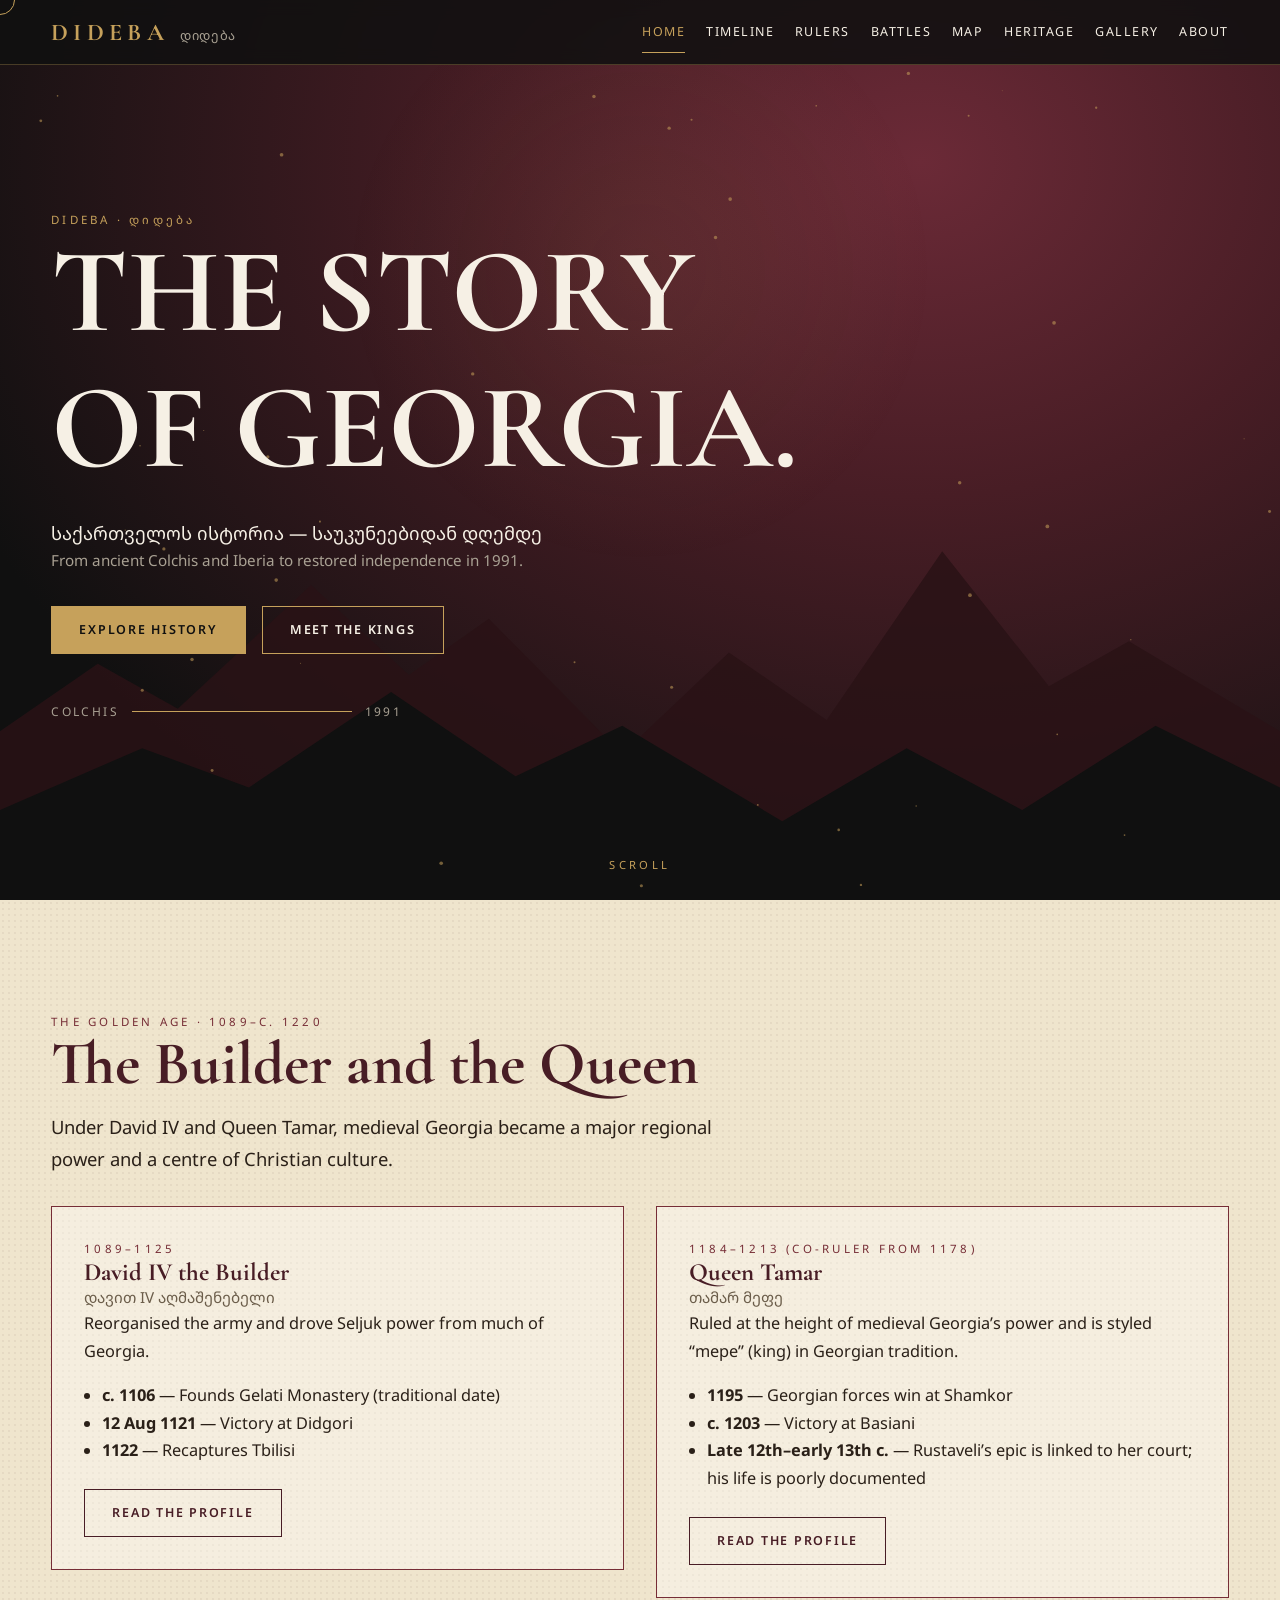
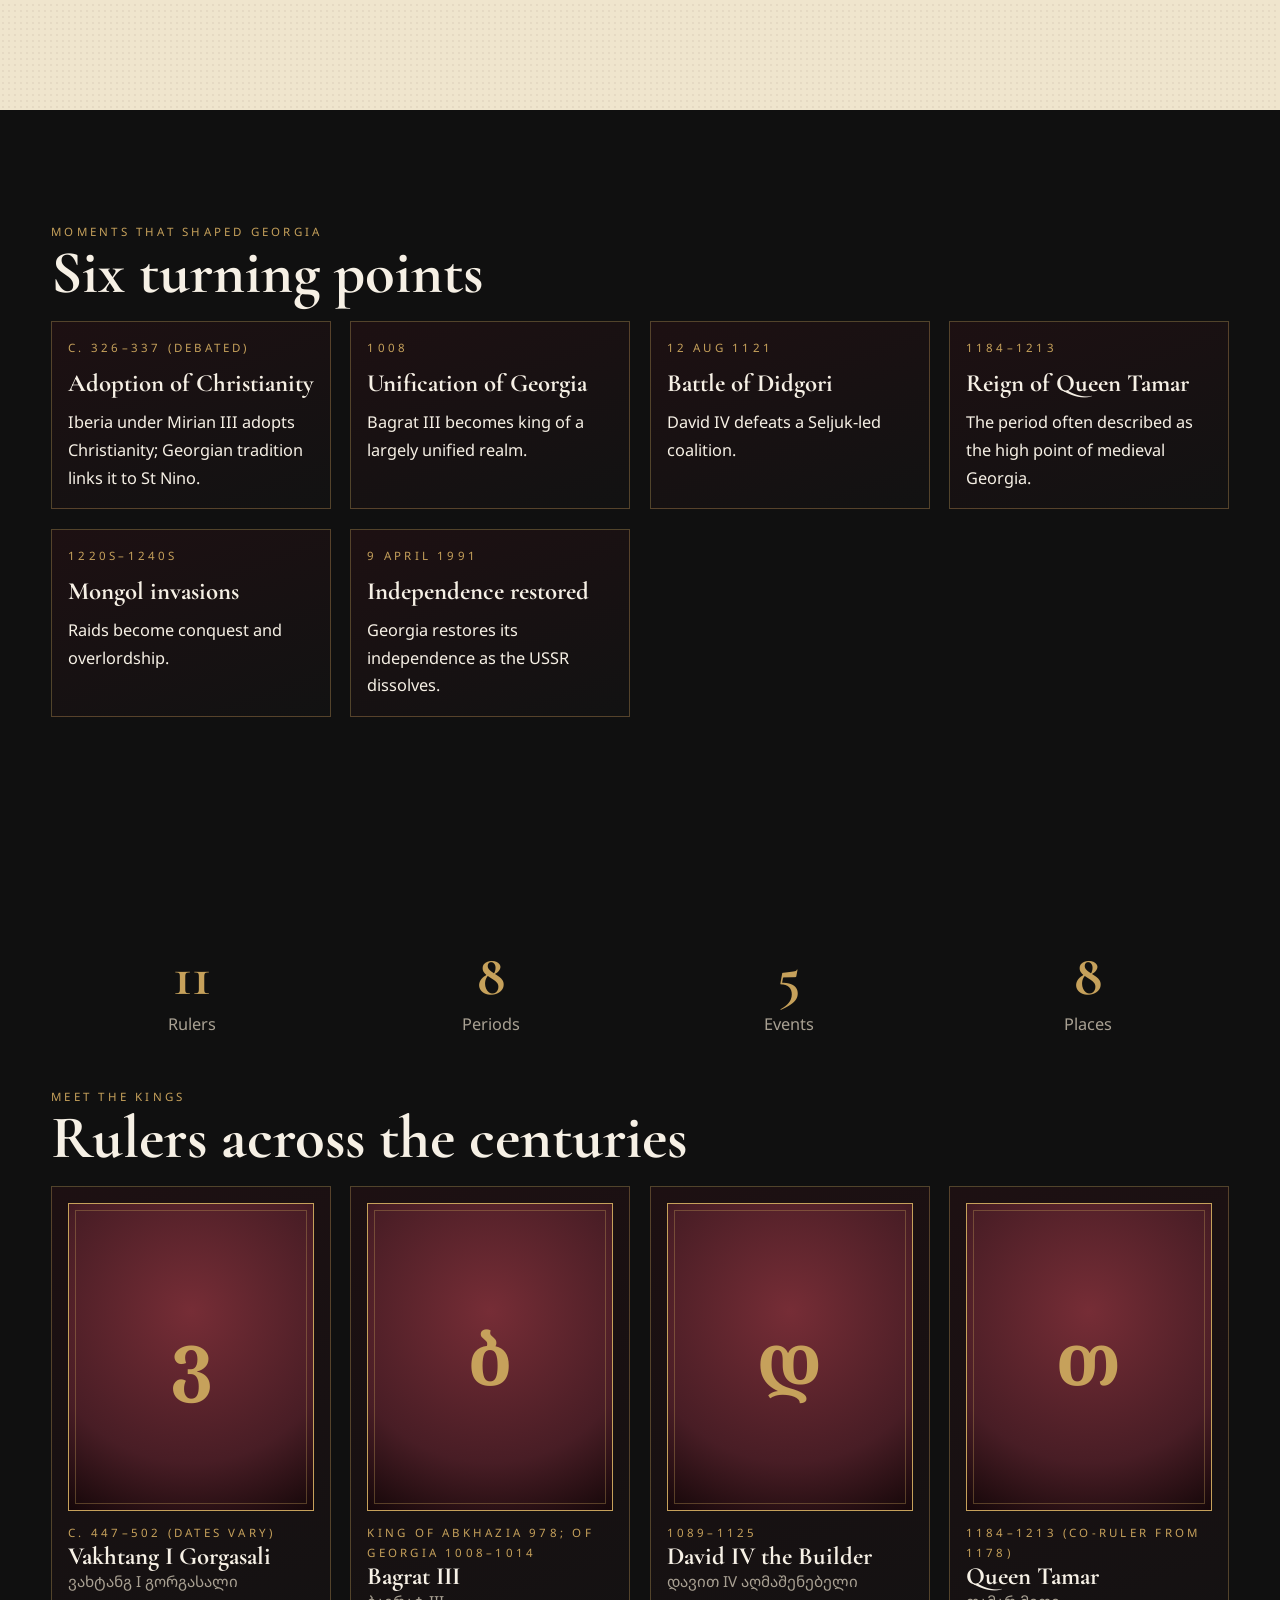
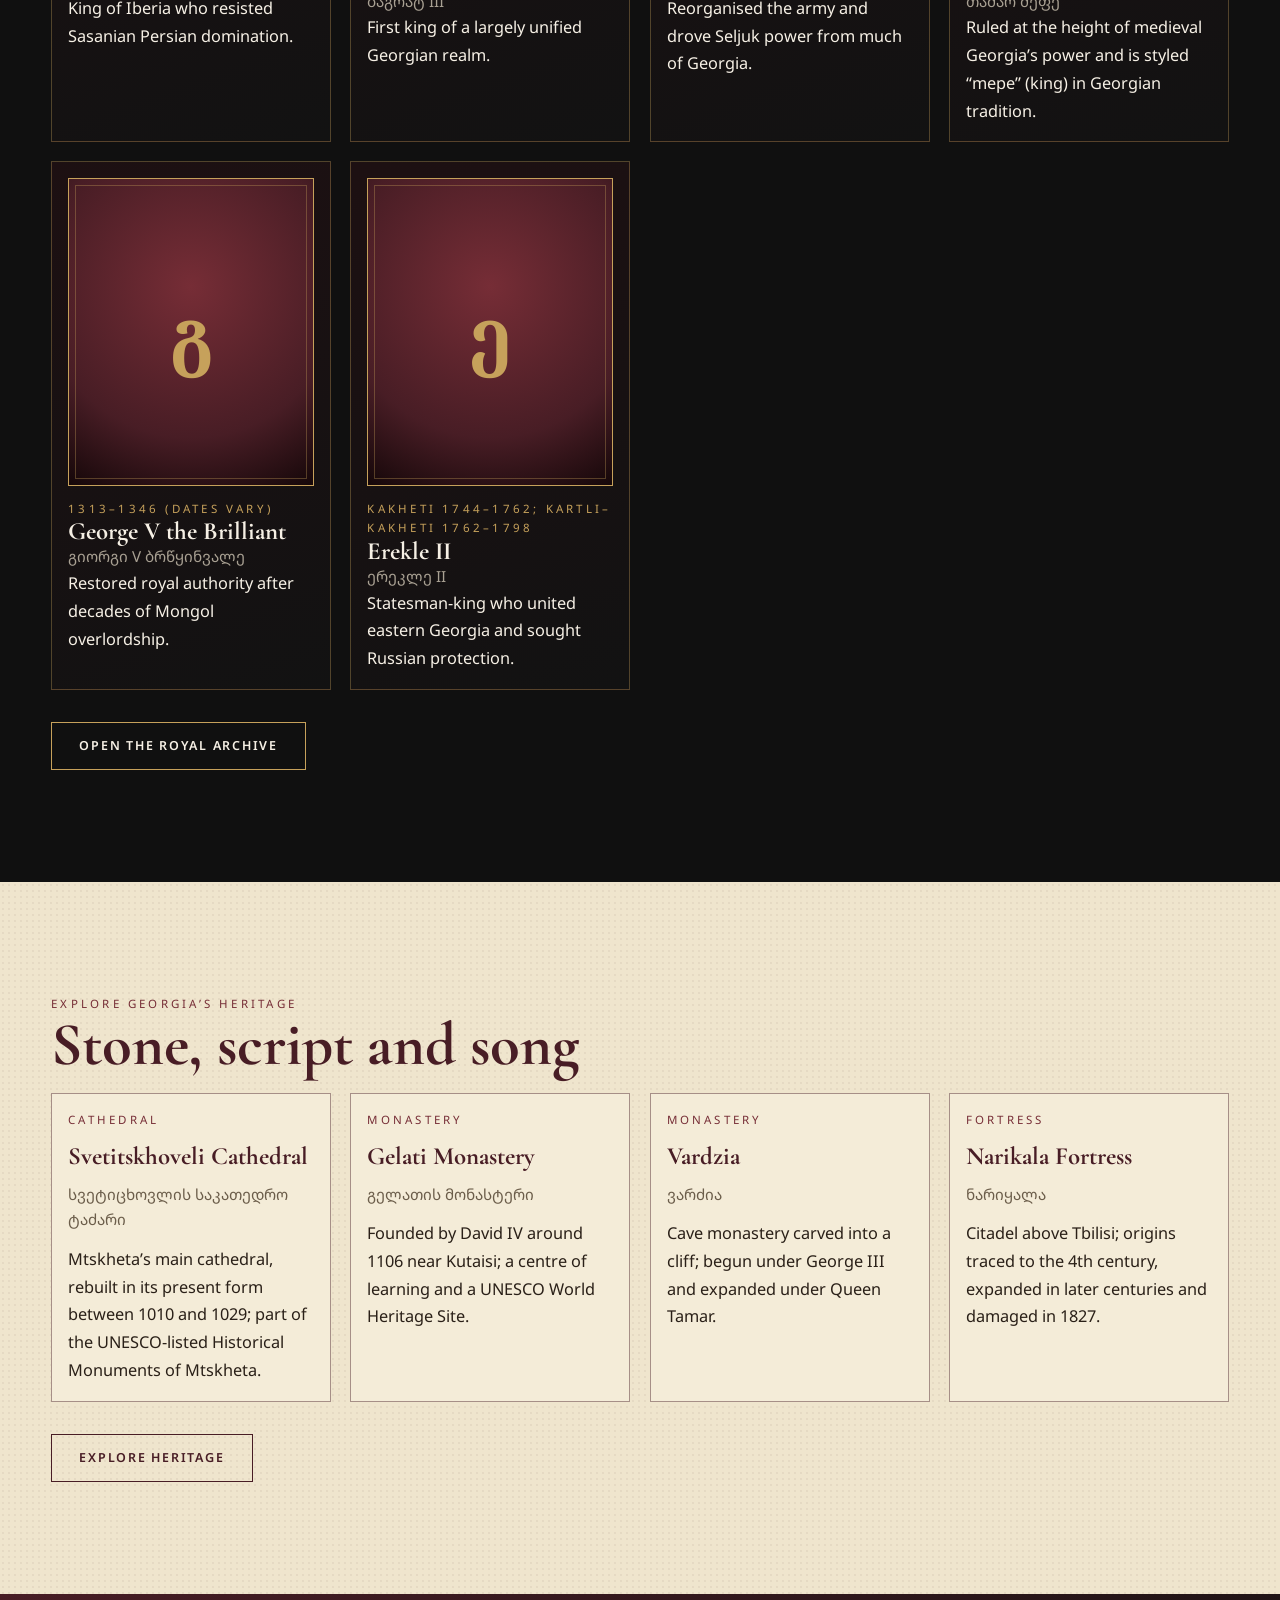
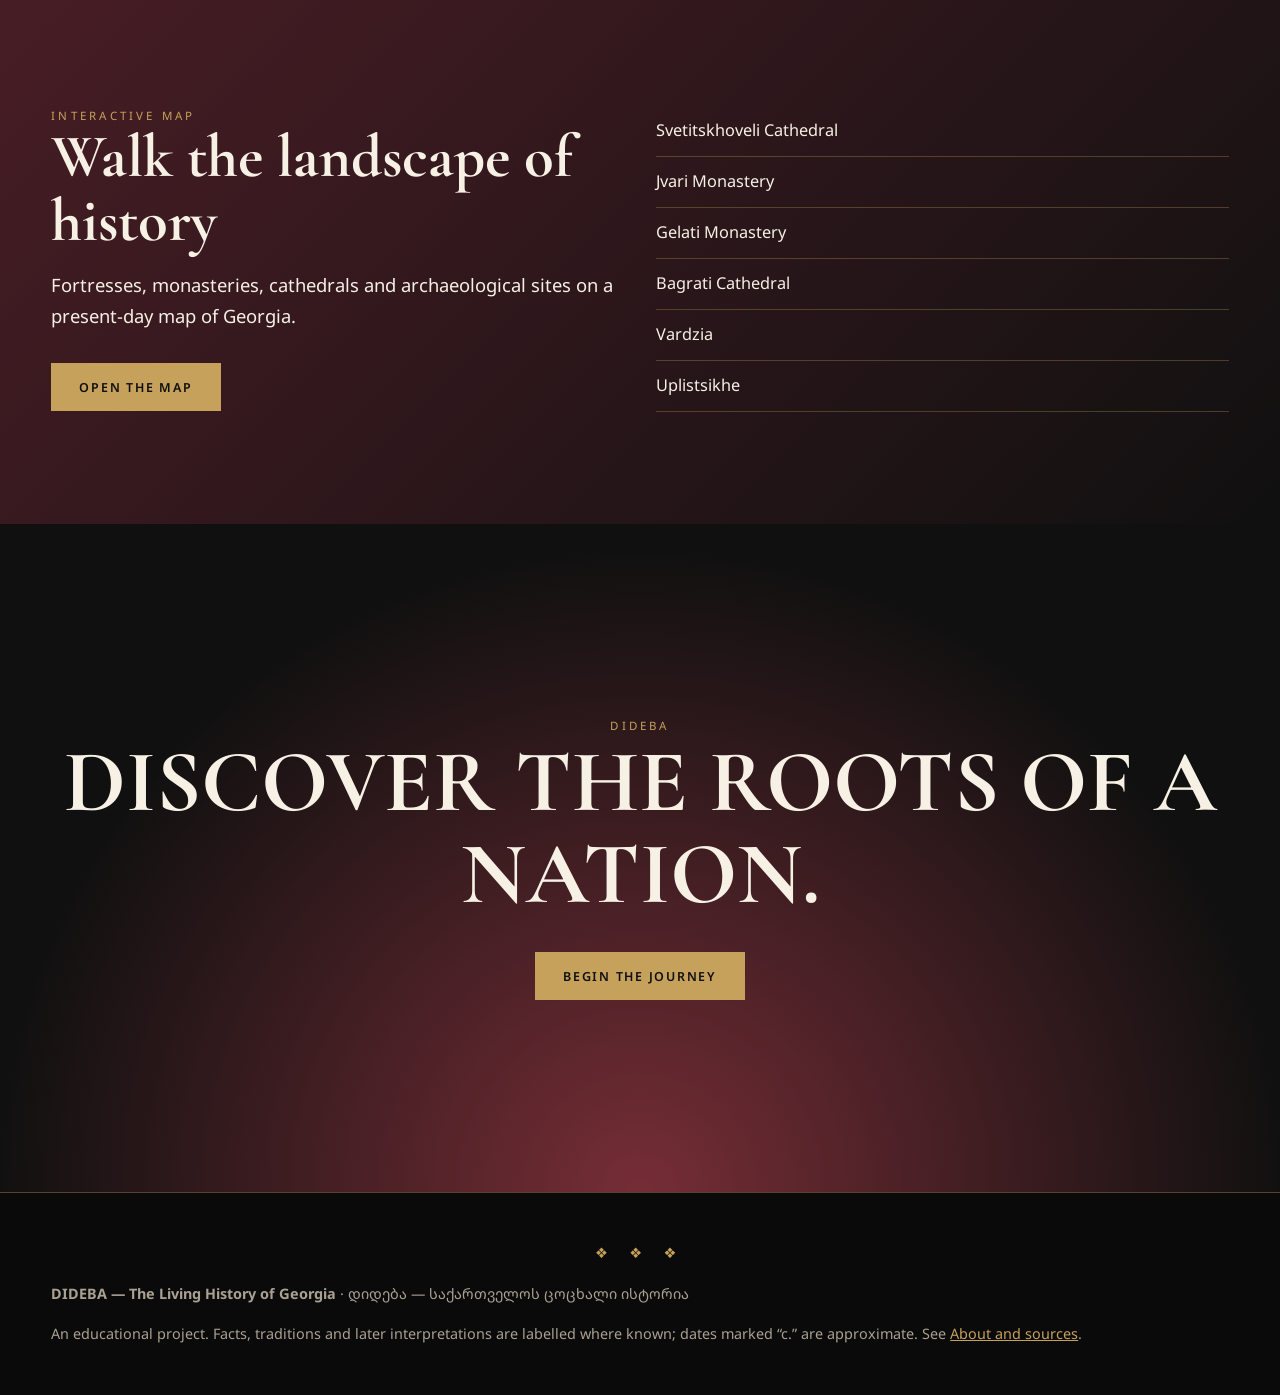
<file: dideba/index.html>
<!doctype html>
<html lang="en"><head><meta charset="utf-8"><meta name="viewport" content="width=device-width,initial-scale=1"><title>Home — DIDEBA</title><meta name="description" content="DIDEBA — The Living History of Georgia. The history of Georgia from Colchis and Iberia to restored independence."><link rel="icon" href="data:,"><link rel="preconnect" href="https://fonts.googleapis.com"><link rel="preconnect" href="https://fonts.gstatic.com" crossorigin><link rel="stylesheet" href="https://fonts.googleapis.com/css2?family=Cormorant+Garamond:wght@500;700&family=Noto+Sans+Georgian:wght@400;600&family=Noto+Serif+Georgian:wght@600&display=swap"><link rel="stylesheet" href="css/style.css"><link rel="stylesheet" href="css/components.css"><link rel="stylesheet" href="css/animations.css"><link rel="stylesheet" href="css/responsive.css"></head>
<body data-page="index"><a class="skip" href="#main">Skip to content</a><div id="load" aria-hidden="true"><i></i></div><div id="prog" aria-hidden="true"></div><div id="hdr"></div><main id="main">
<section class="hero" id="top"><svg viewBox="0 0 1440 400" preserveAspectRatio="none" aria-hidden="true"><path d="M0 400V250l110-60 90 40 150-110 110 80 90-50 150 120 120-90 110 60 130-150 120 120 90-40 170 80V400H0z" fill="#2a1216" opacity=".85"/><path d="M0 400V320l160-55 120 35 160-85 140 75 120-45 180 85 140-65 130 55 150-75 140 55V400H0z" fill="#101010"/></svg><canvas id="dust" aria-hidden="true"></canvas><div class="wrap"><p class="eyebrow">Dideba · დიდება</p><h1><span><i>THE STORY</i></span><span><i>OF GEORGIA.</i></span></h1><p class="lead">საქართველოს ისტორია — საუკუნეებიდან დღემდე</p><p class="ka">From ancient Colchis and Iberia to restored independence in 1991.</p><div class="cta"><a class="btn solid" href="timeline.html">Explore History</a><a class="btn" href="kings.html">Meet the Kings</a></div><div class="tlind" aria-hidden="true"><span>Colchis</span><i></i><span>1991</span></div></div><a class="scroll" href="#golden">Scroll</a></section>
<section class="parch" id="golden"><div class="wrap"><p class="eyebrow">The Golden Age · 1089–c. 1220</p><h2>The Builder and the Queen</h2><p class="lead">Under David IV and Queen Tamar, medieval Georgia became a major regional power and a centre of Christian culture.</p><div class="two" id="gold"></div></div></section>
<section id="moments"><div class="wrap"><p class="eyebrow">Moments that shaped Georgia</p><h2>Six turning points</h2><div class="grid" id="mom"></div></div></section>
<section><div class="wrap"><div class="stats" id="st"></div><p class="eyebrow">Meet the kings</p><h2>Rulers across the centuries</h2><div class="grid" id="kg"></div><p class="more"><a class="btn" href="kings.html">Open the royal archive</a></p></div></section>
<section class="parch"><div class="wrap"><p class="eyebrow">Explore Georgia’s heritage</p><h2>Stone, script and song</h2><div class="grid" id="her"></div><p class="more"><a class="btn" href="heritage.html">Explore heritage</a></p></div></section>
<section class="mapp"><div class="wrap two"><div><p class="eyebrow">Interactive map</p><h2>Walk the landscape of history</h2><p class="lead">Fortresses, monasteries, cathedrals and archaeological sites on a present-day map of Georgia.</p><p class="more"><a class="btn solid" href="map.html">Open the map</a></p></div><ul class="pins" id="mpl"></ul></div></section>
<section class="final"><div class="wrap"><p class="eyebrow">Dideba</p><h2>DISCOVER THE ROOTS OF A NATION.</h2><a class="btn solid pulse" href="timeline.html">Begin the journey</a></div></section>
</main><div id="ftr"></div><noscript><p class="pad">DIDEBA builds its archive pages with JavaScript. Please enable it.</p></noscript>
<script src="js/data.js"></script><script src="js/navigation.js"></script><script src="js/animations.js"></script><script src="js/main.js"></script>
</body></html>
</file>
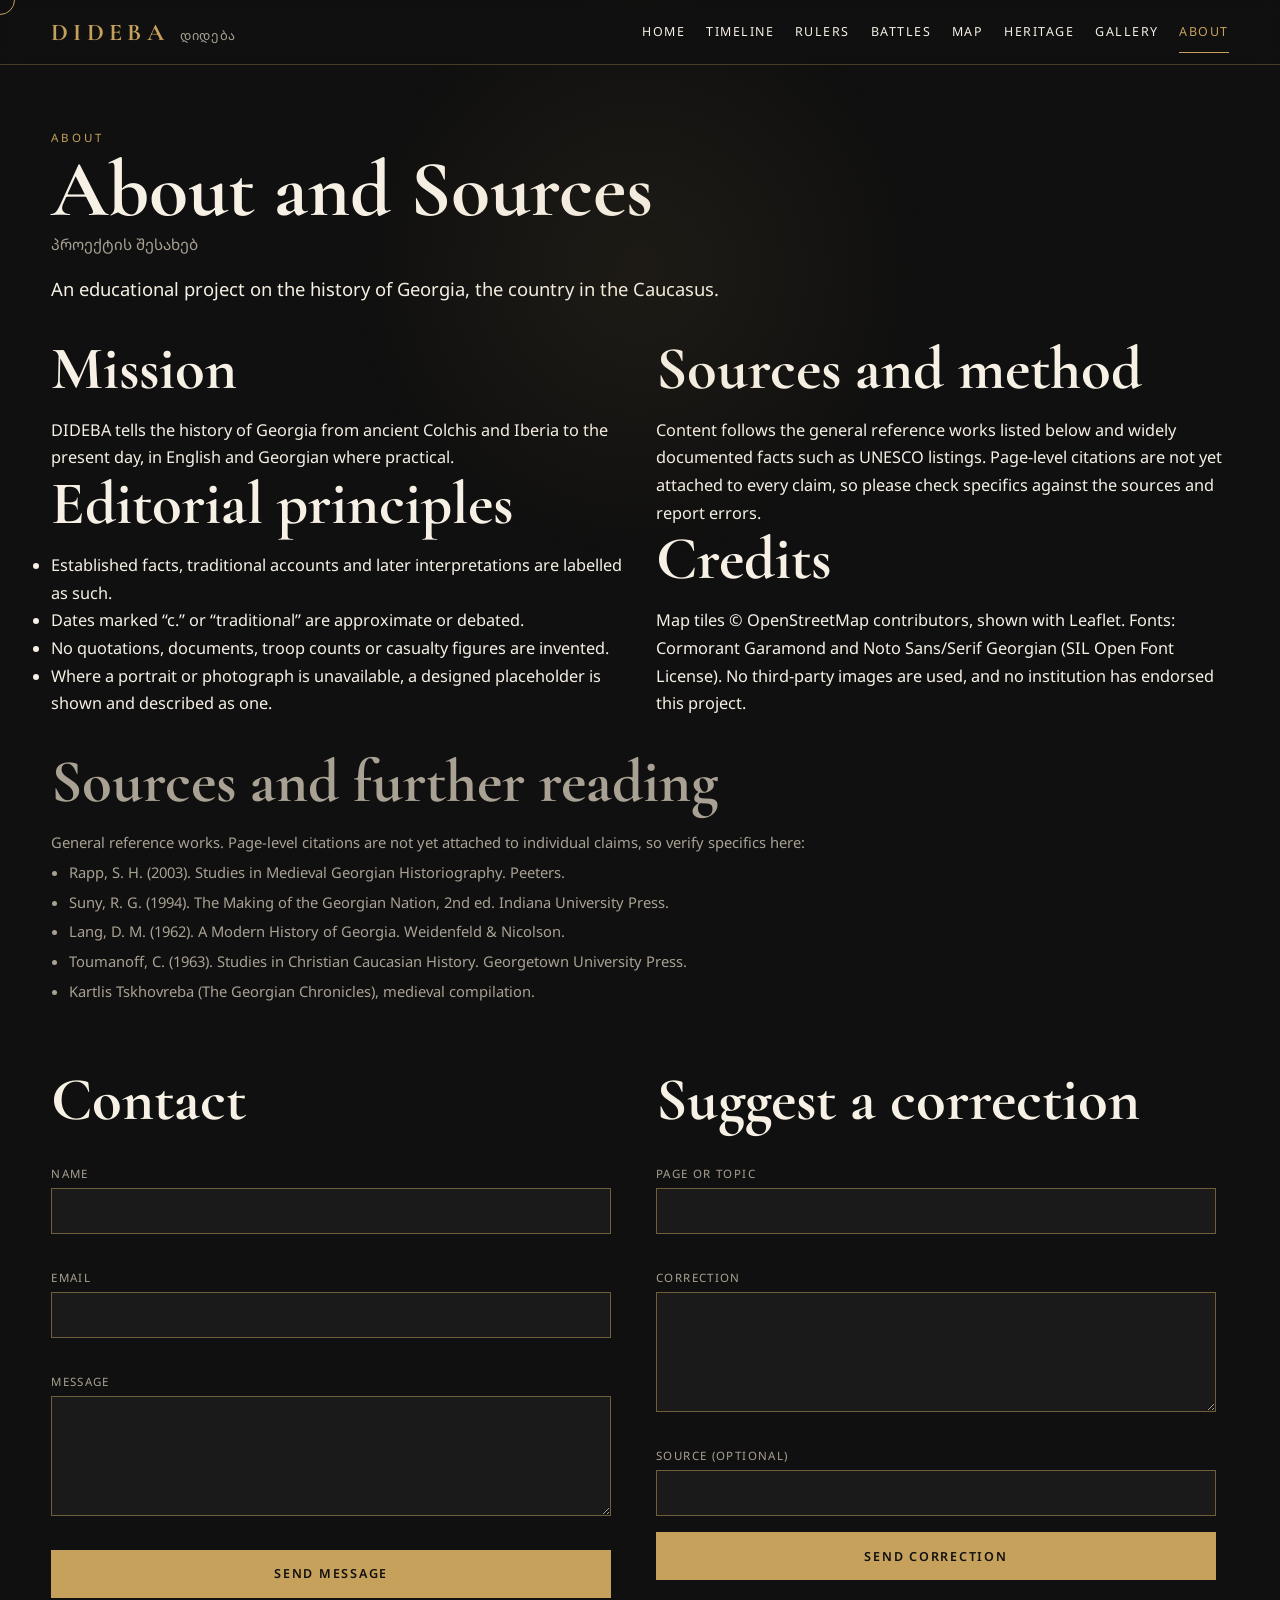
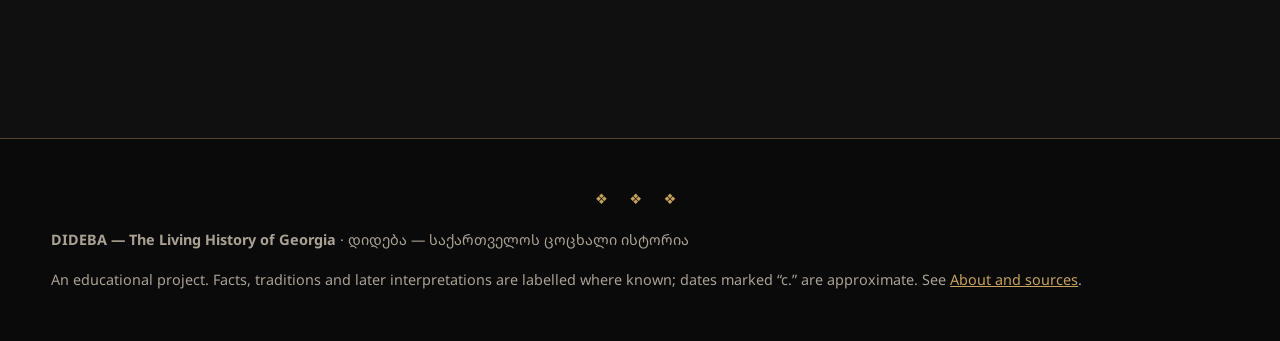
<file: dideba/about.html>
<!doctype html>
<html lang="en"><head><meta charset="utf-8"><meta name="viewport" content="width=device-width,initial-scale=1"><title>About and Sources — DIDEBA</title><meta name="description" content="DIDEBA — The Living History of Georgia. Mission, editorial principles and sources of DIDEBA."><link rel="icon" href="data:,"><link rel="preconnect" href="https://fonts.googleapis.com"><link rel="preconnect" href="https://fonts.gstatic.com" crossorigin><link rel="stylesheet" href="https://fonts.googleapis.com/css2?family=Cormorant+Garamond:wght@500;700&family=Noto+Sans+Georgian:wght@400;600&family=Noto+Serif+Georgian:wght@600&display=swap"><link rel="stylesheet" href="css/style.css"><link rel="stylesheet" href="css/components.css"><link rel="stylesheet" href="css/animations.css"><link rel="stylesheet" href="css/responsive.css"></head>
<body data-page="about"><a class="skip" href="#main">Skip to content</a><div id="load" aria-hidden="true"><i></i></div><div id="prog" aria-hidden="true"></div><div id="hdr"></div><main id="main">
<section class="pg"><div class="wrap"><p class="eyebrow">About</p><h1>About and Sources</h1><p class="ka">პროექტის შესახებ</p><p class="lead">An educational project on the history of Georgia, the country in the Caucasus.</p>
<div class="two"><div><h2>Mission</h2><p>DIDEBA tells the history of Georgia from ancient Colchis and Iberia to the present day, in English and Georgian where practical.</p><h2>Editorial principles</h2><ul><li>Established facts, traditional accounts and later interpretations are labelled as such.</li><li>Dates marked “c.” or “traditional” are approximate or debated.</li><li>No quotations, documents, troop counts or casualty figures are invented.</li><li>Where a portrait or photograph is unavailable, a designed placeholder is shown and described as one.</li></ul></div>
<div><h2>Sources and method</h2><p>Content follows the general reference works listed below and widely documented facts such as UNESCO listings. Page-level citations are not yet attached to every claim, so please check specifics against the sources and report errors.</p><h2>Credits</h2><p>Map tiles © OpenStreetMap contributors, shown with Leaflet. Fonts: Cormorant Garamond and Noto Sans/Serif Georgian (SIL Open Font License). No third-party images are used, and no institution has endorsed this project.</p></div></div>
<div id="refs"></div><div class="two"><form class="fm" data-v novalidate><h2>Contact</h2><label>Name<input required autocomplete="name" data-msg="Please enter your name."><span class="err" role="alert"></span></label><label>Email<input type="email" required autocomplete="email" data-msg="Enter a valid email address."><span class="err" role="alert"></span></label><label>Message<textarea required minlength="10" data-msg="Please write at least 10 characters."></textarea><span class="err" role="alert"></span></label><button class="btn solid" type="submit">Send message</button><span class="ok" role="status"></span></form><form class="fm" data-v novalidate><h2>Suggest a correction</h2><label>Page or topic<input required data-msg="Tell us which page or topic."><span class="err" role="alert"></span></label><label>Correction<textarea required minlength="10" data-msg="Please describe the correction (10+ characters)."></textarea><span class="err" role="alert"></span></label><label>Source (optional)<input></label><button class="btn solid" type="submit">Send correction</button><span class="ok" role="status"></span></form></div></div></section>
</main><div id="ftr"></div><noscript><p class="pad">DIDEBA builds its archive pages with JavaScript. Please enable it.</p></noscript>
<script src="js/data.js"></script><script src="js/navigation.js"></script><script src="js/animations.js"></script><script src="js/main.js"></script>
</body></html>
</file>
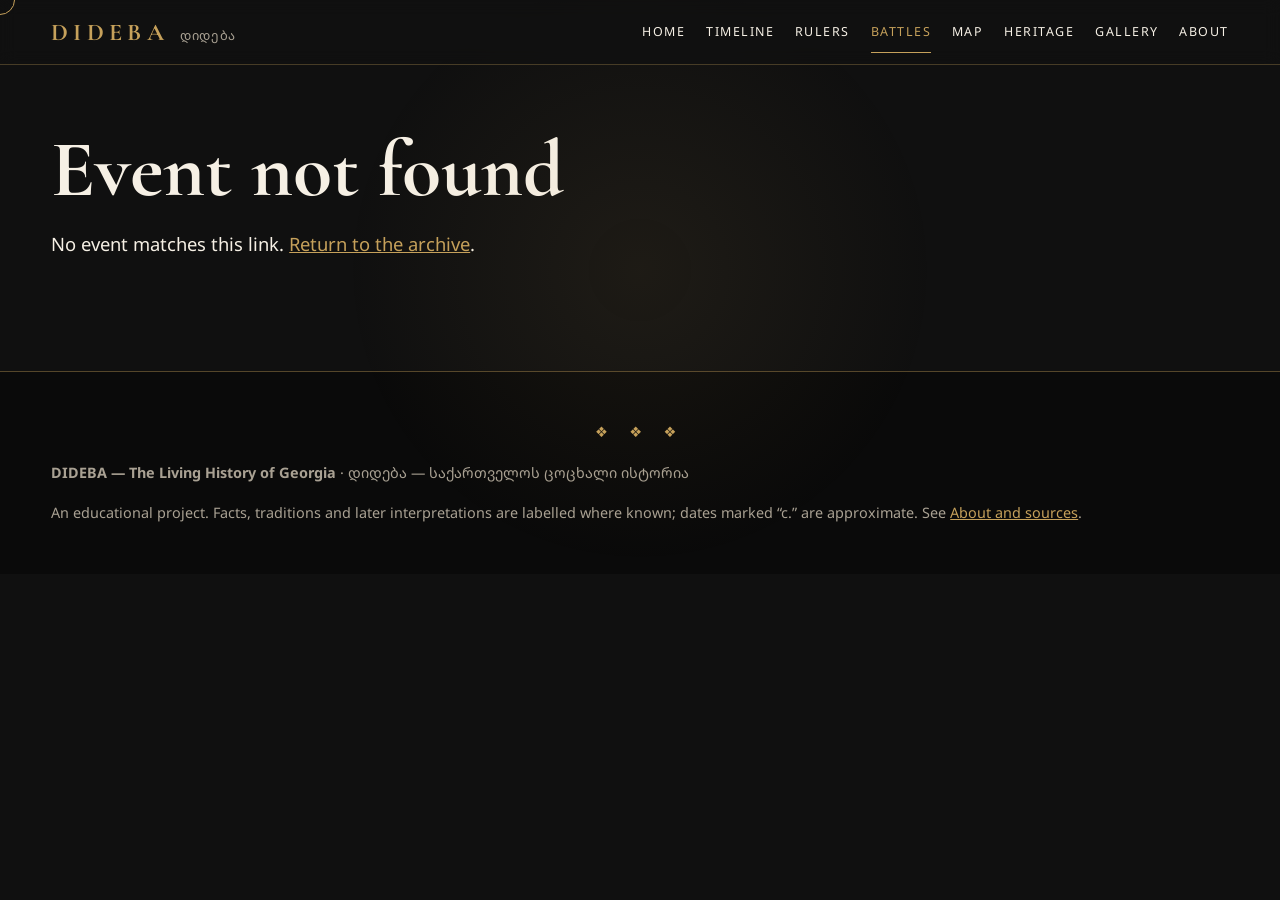
<file: dideba/battle.html>
<!doctype html>
<html lang="en"><head><meta charset="utf-8"><meta name="viewport" content="width=device-width,initial-scale=1"><title>Event details — DIDEBA</title><meta name="description" content="DIDEBA — The Living History of Georgia. Details of a battle or turning point in Georgian history."><link rel="icon" href="data:,"><link rel="preconnect" href="https://fonts.googleapis.com"><link rel="preconnect" href="https://fonts.gstatic.com" crossorigin><link rel="stylesheet" href="https://fonts.googleapis.com/css2?family=Cormorant+Garamond:wght@500;700&family=Noto+Sans+Georgian:wght@400;600&family=Noto+Serif+Georgian:wght@600&display=swap"><link rel="stylesheet" href="css/style.css"><link rel="stylesheet" href="css/components.css"><link rel="stylesheet" href="css/animations.css"><link rel="stylesheet" href="css/responsive.css"></head>
<body data-page="battle"><a class="skip" href="#main">Skip to content</a><div id="load" aria-hidden="true"><i></i></div><div id="prog" aria-hidden="true"></div><div id="hdr"></div><main id="main">
<div id="battle"></div>
</main><div id="ftr"></div><noscript><p class="pad">DIDEBA builds its archive pages with JavaScript. Please enable it.</p></noscript>
<script src="js/data.js"></script><script src="js/navigation.js"></script><script src="js/animations.js"></script><script src="js/main.js"></script><script src="js/battle.js"></script>
</body></html>
</file>
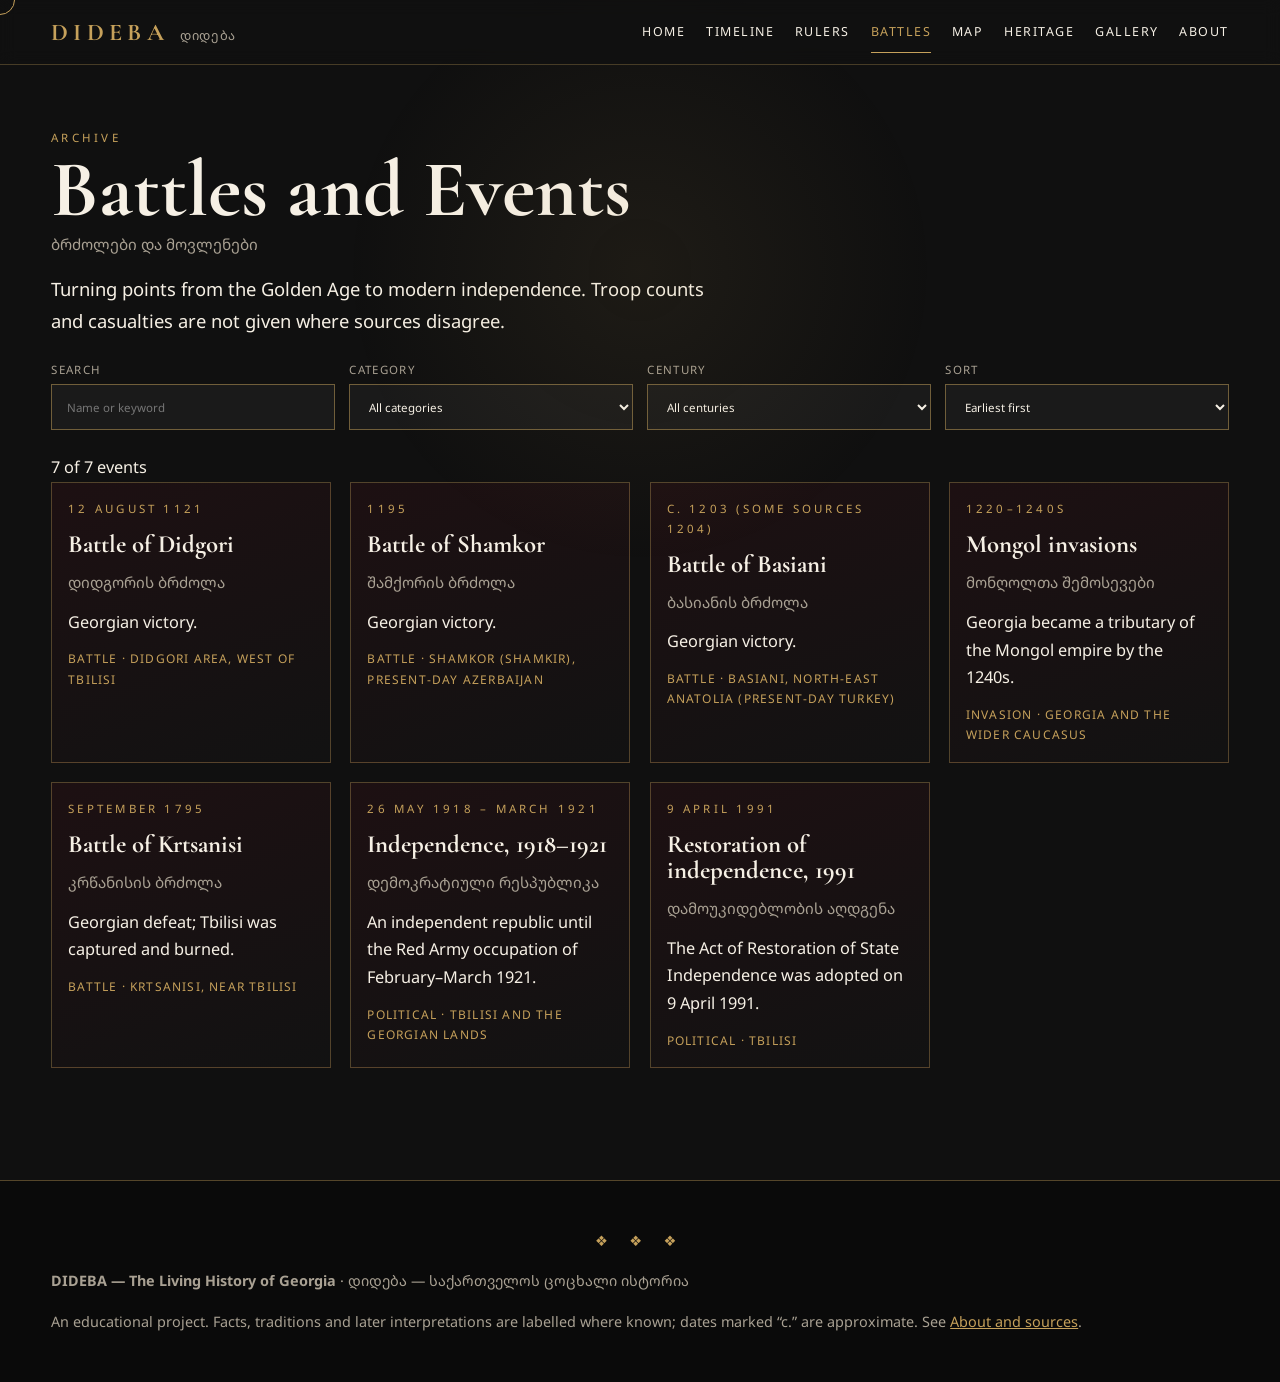
<file: dideba/battles.html>
<!doctype html>
<html lang="en"><head><meta charset="utf-8"><meta name="viewport" content="width=device-width,initial-scale=1"><title>Battles and Events — DIDEBA</title><meta name="description" content="DIDEBA — The Living History of Georgia. An archive of battles and turning points in Georgian history."><link rel="icon" href="data:,"><link rel="preconnect" href="https://fonts.googleapis.com"><link rel="preconnect" href="https://fonts.gstatic.com" crossorigin><link rel="stylesheet" href="https://fonts.googleapis.com/css2?family=Cormorant+Garamond:wght@500;700&family=Noto+Sans+Georgian:wght@400;600&family=Noto+Serif+Georgian:wght@600&display=swap"><link rel="stylesheet" href="css/style.css"><link rel="stylesheet" href="css/components.css"><link rel="stylesheet" href="css/animations.css"><link rel="stylesheet" href="css/responsive.css"></head>
<body data-page="battles"><a class="skip" href="#main">Skip to content</a><div id="load" aria-hidden="true"><i></i></div><div id="prog" aria-hidden="true"></div><div id="hdr"></div><main id="main">
<section class="pg"><div class="wrap"><p class="eyebrow">Archive</p><h1>Battles and Events</h1><p class="ka">ბრძოლები და მოვლენები</p><p class="lead">Turning points from the Golden Age to modern independence. Troop counts and casualties are not given where sources disagree.</p>
<form class="bar" role="search" onsubmit="return false"><label>Search<input id="q" type="search" placeholder="Name or keyword" autocomplete="off"></label><label>Category<select id="fc"><option value="">All categories</option></select></label><label>Century<select id="fe"><option value="">All centuries</option></select></label><label>Sort<select id="fs"><option value="1">Earliest first</option><option value="-1">Latest first</option></select></label></form><p id="cnt" aria-live="polite"></p><div class="grid" id="res"></div></div></section>
</main><div id="ftr"></div><noscript><p class="pad">DIDEBA builds its archive pages with JavaScript. Please enable it.</p></noscript>
<script src="js/data.js"></script><script src="js/navigation.js"></script><script src="js/animations.js"></script><script src="js/main.js"></script><script src="js/battles.js"></script>
</body></html>
</file>
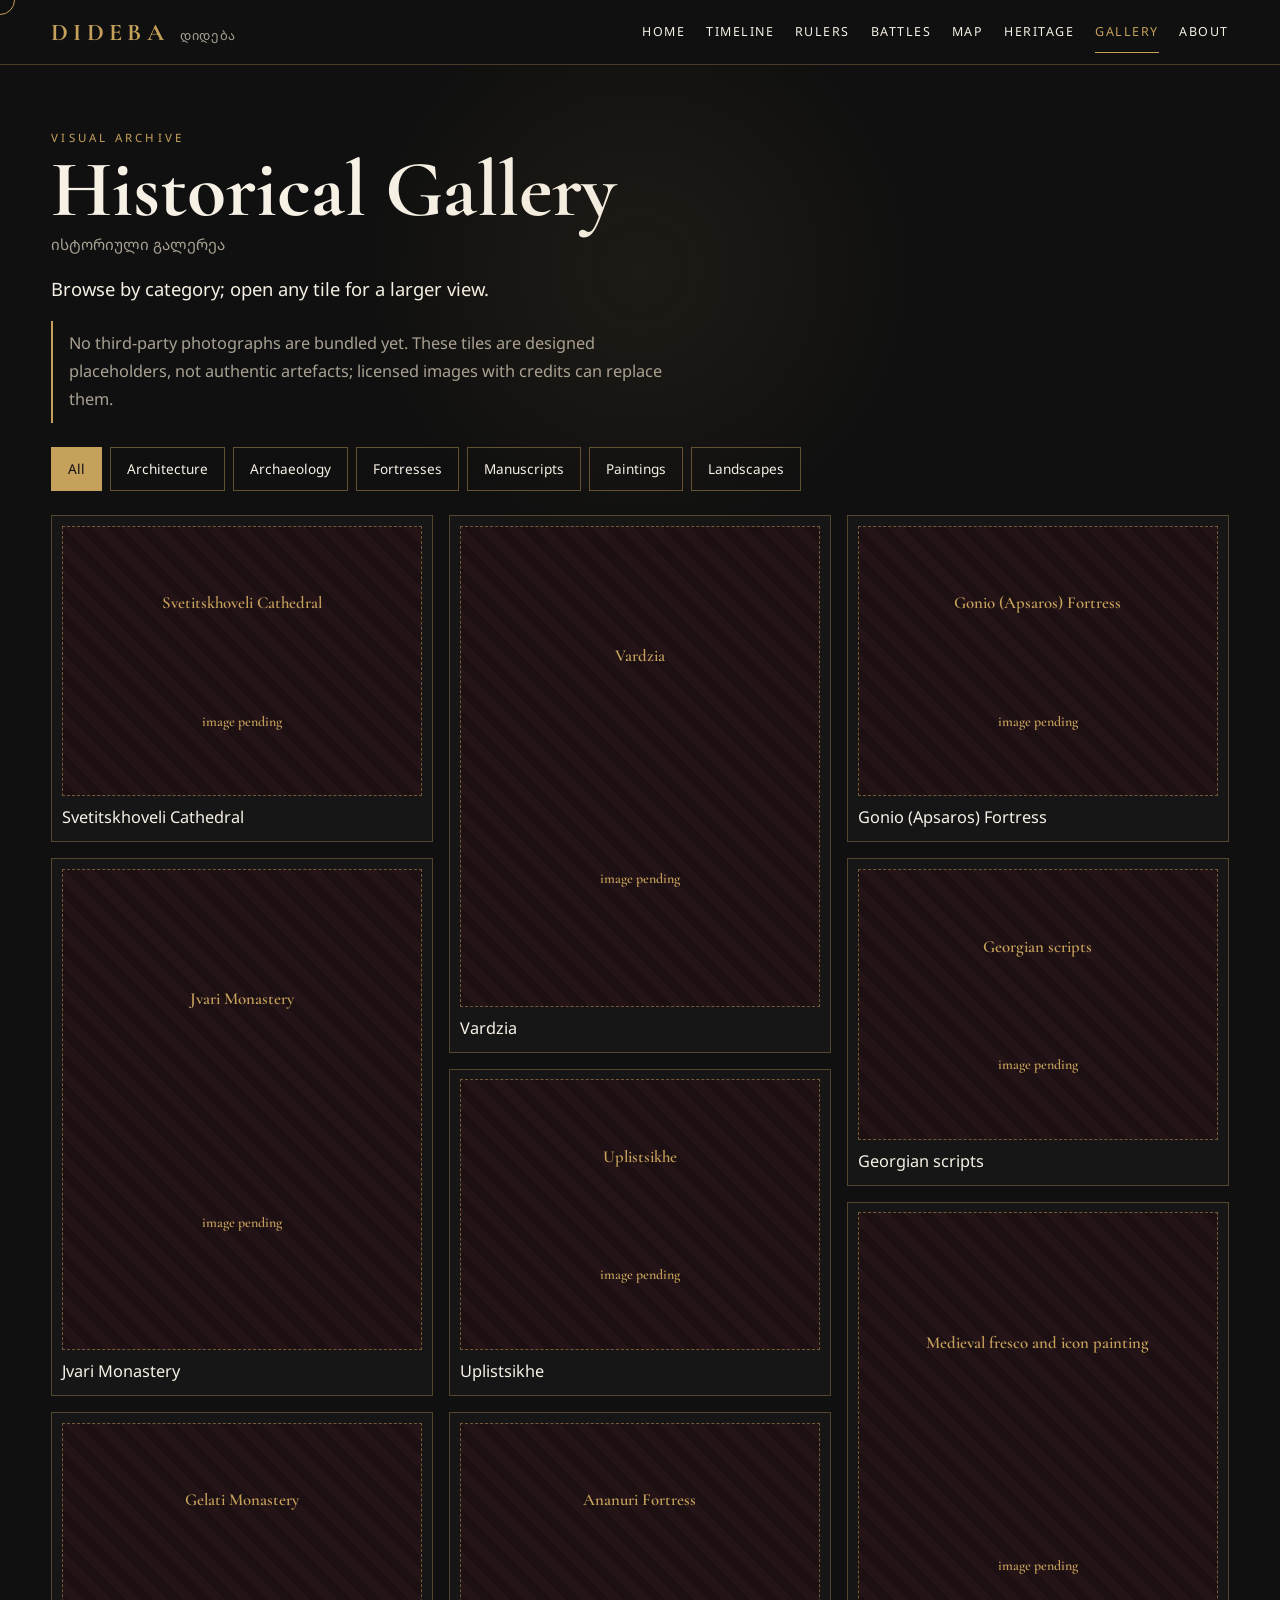
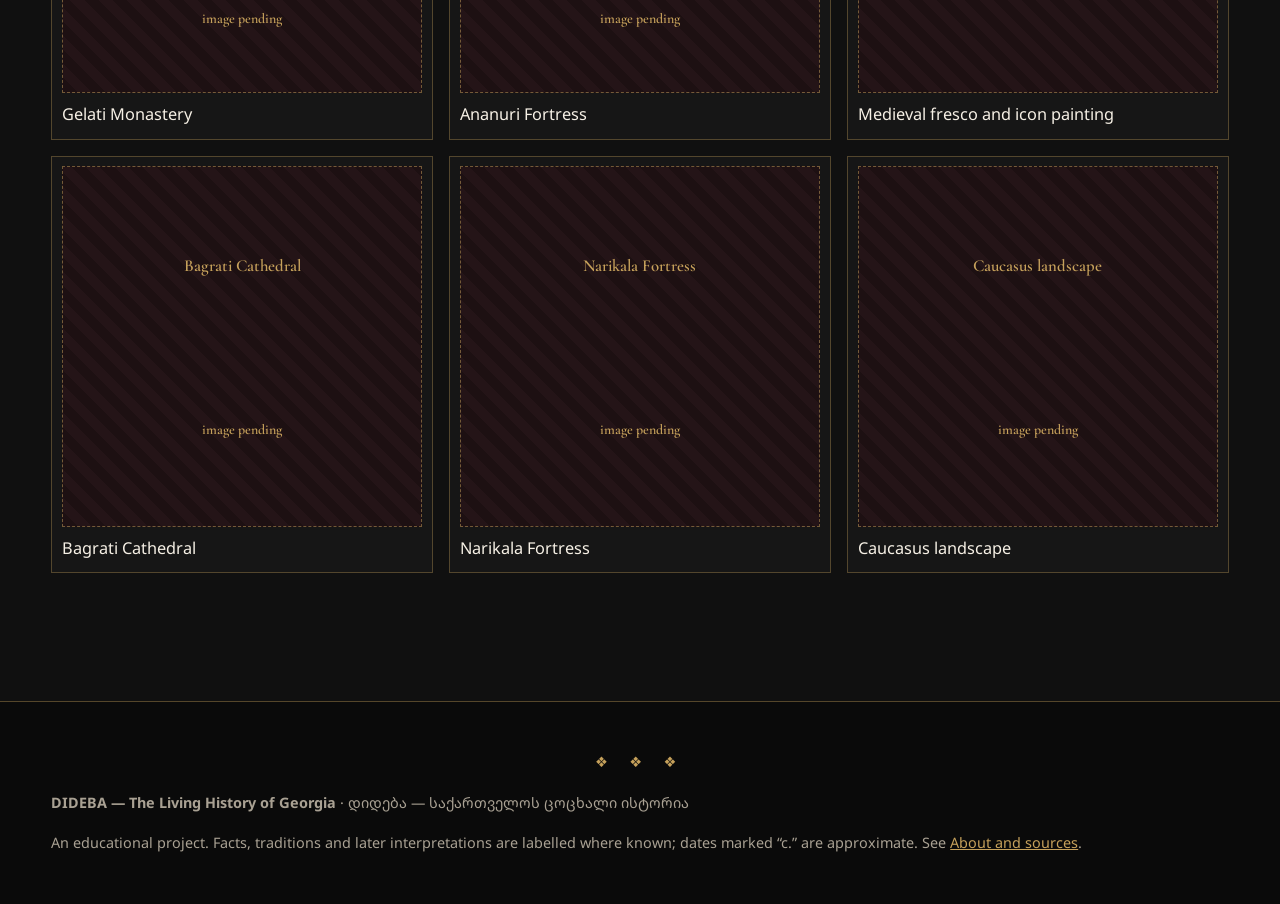
<file: dideba/gallery.html>
<!doctype html>
<html lang="en"><head><meta charset="utf-8"><meta name="viewport" content="width=device-width,initial-scale=1"><title>Gallery — DIDEBA</title><meta name="description" content="DIDEBA — The Living History of Georgia. A visual archive of Georgian history."><link rel="icon" href="data:,"><link rel="preconnect" href="https://fonts.googleapis.com"><link rel="preconnect" href="https://fonts.gstatic.com" crossorigin><link rel="stylesheet" href="https://fonts.googleapis.com/css2?family=Cormorant+Garamond:wght@500;700&family=Noto+Sans+Georgian:wght@400;600&family=Noto+Serif+Georgian:wght@600&display=swap"><link rel="stylesheet" href="css/style.css"><link rel="stylesheet" href="css/components.css"><link rel="stylesheet" href="css/animations.css"><link rel="stylesheet" href="css/responsive.css"></head>
<body data-page="gallery"><a class="skip" href="#main">Skip to content</a><div id="load" aria-hidden="true"><i></i></div><div id="prog" aria-hidden="true"></div><div id="hdr"></div><main id="main">
<section class="pg"><div class="wrap"><p class="eyebrow">Visual archive</p><h1>Historical Gallery</h1><p class="ka">ისტორიული გალერეა</p><p class="lead">Browse by category; open any tile for a larger view.</p><p class="note">No third-party photographs are bundled yet. These tiles are designed placeholders, not authentic artefacts; licensed images with credits can replace them.</p><div class="chips" id="chips" role="group" aria-label="Filter by category"></div><div class="masonry" id="gl"></div></div></section>
<dialog id="lb" aria-label="Image viewer"><figure id="lbf"></figure><div class="lb-bar"><button class="btn" id="pv" type="button">Previous</button><button class="btn" id="cl" type="button">Close</button><button class="btn" id="nx" type="button">Next</button></div></dialog>
</main><div id="ftr"></div><noscript><p class="pad">DIDEBA builds its archive pages with JavaScript. Please enable it.</p></noscript>
<script src="js/data.js"></script><script src="js/navigation.js"></script><script src="js/animations.js"></script><script src="js/main.js"></script><script src="js/gallery.js"></script>
</body></html>
</file>
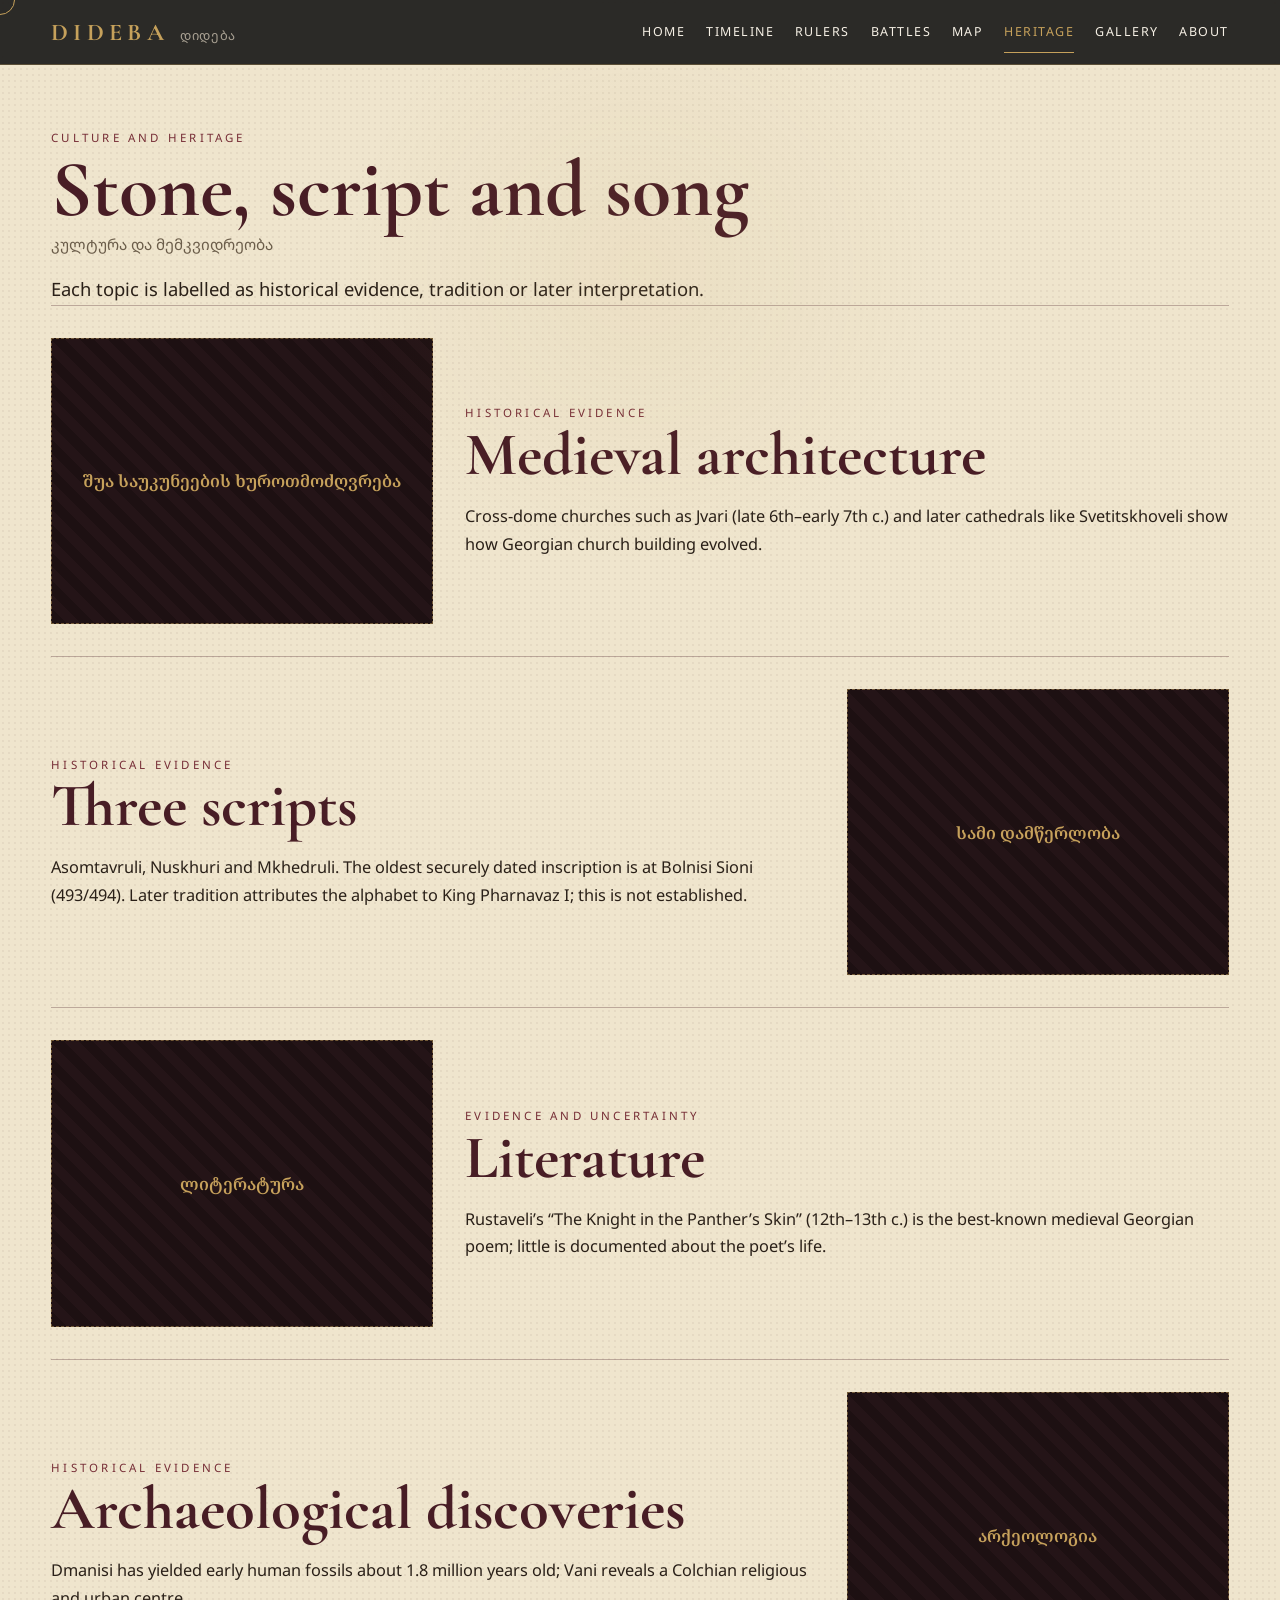
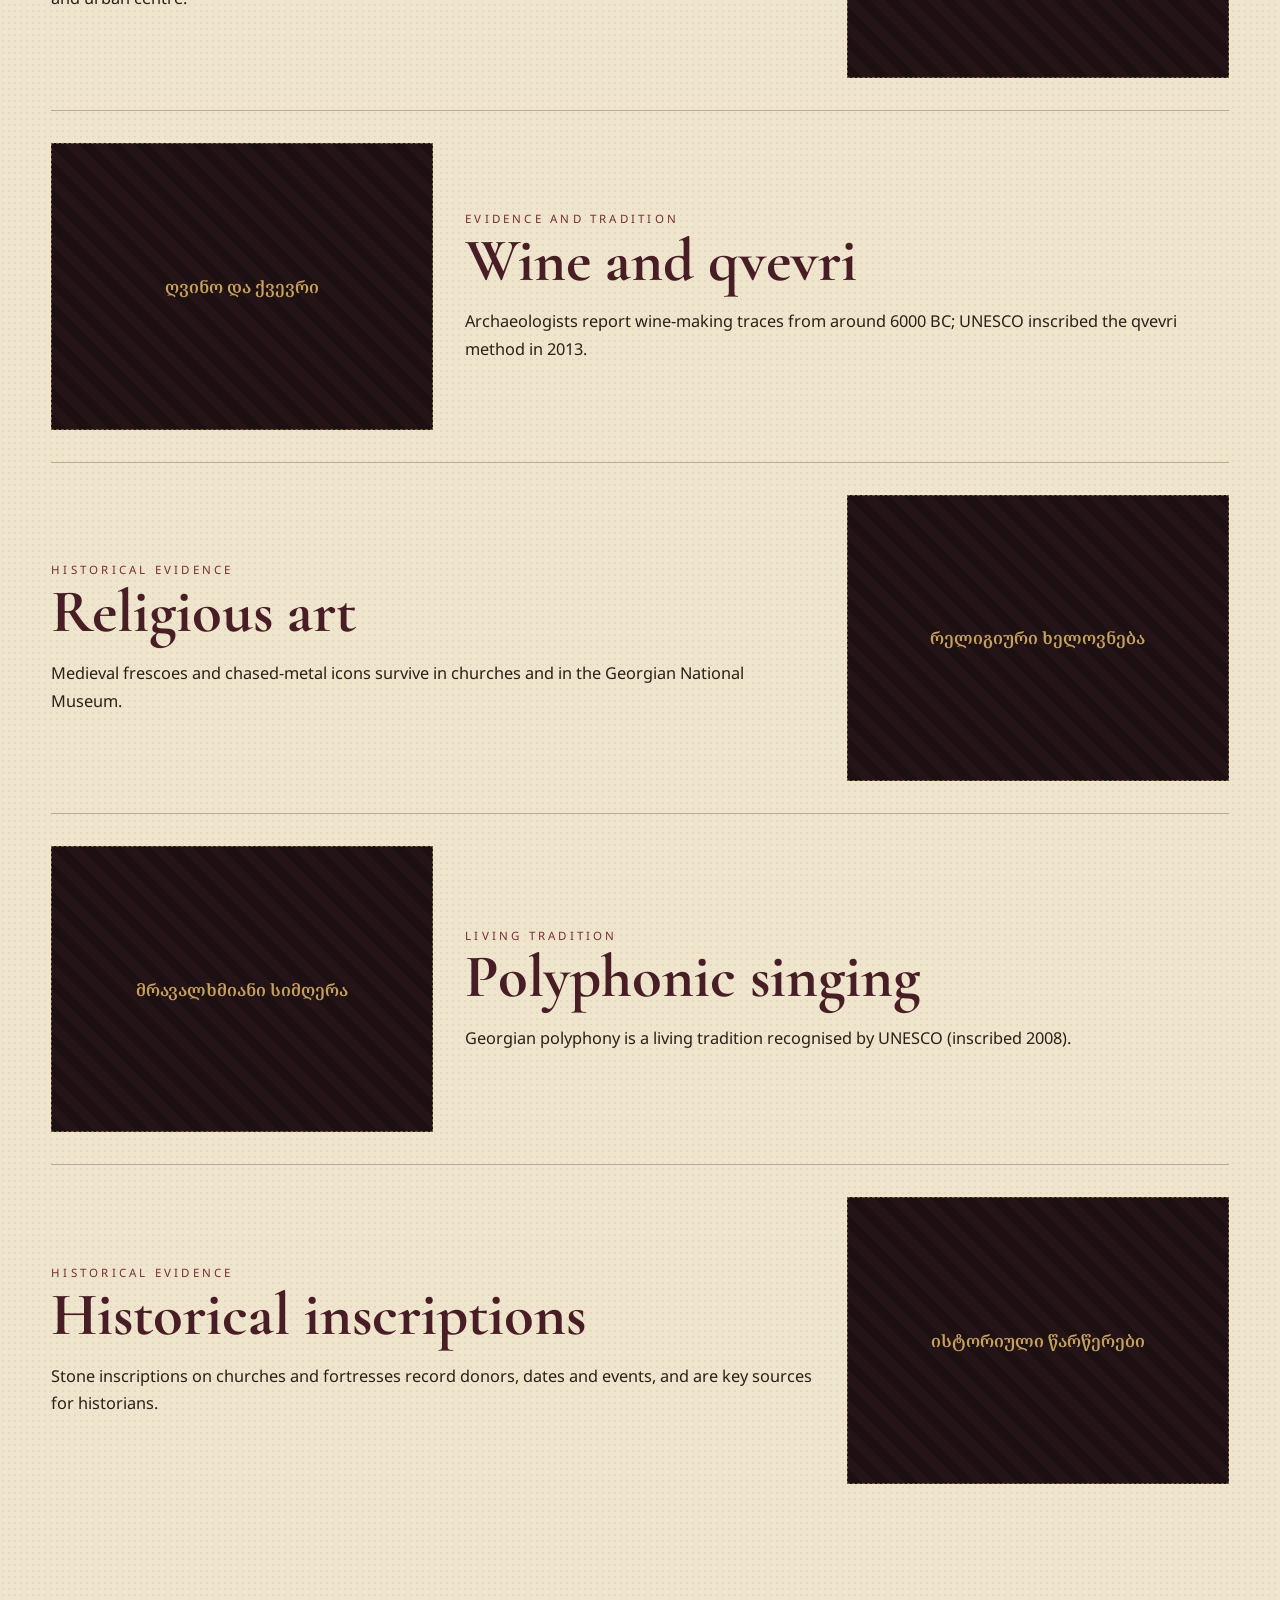
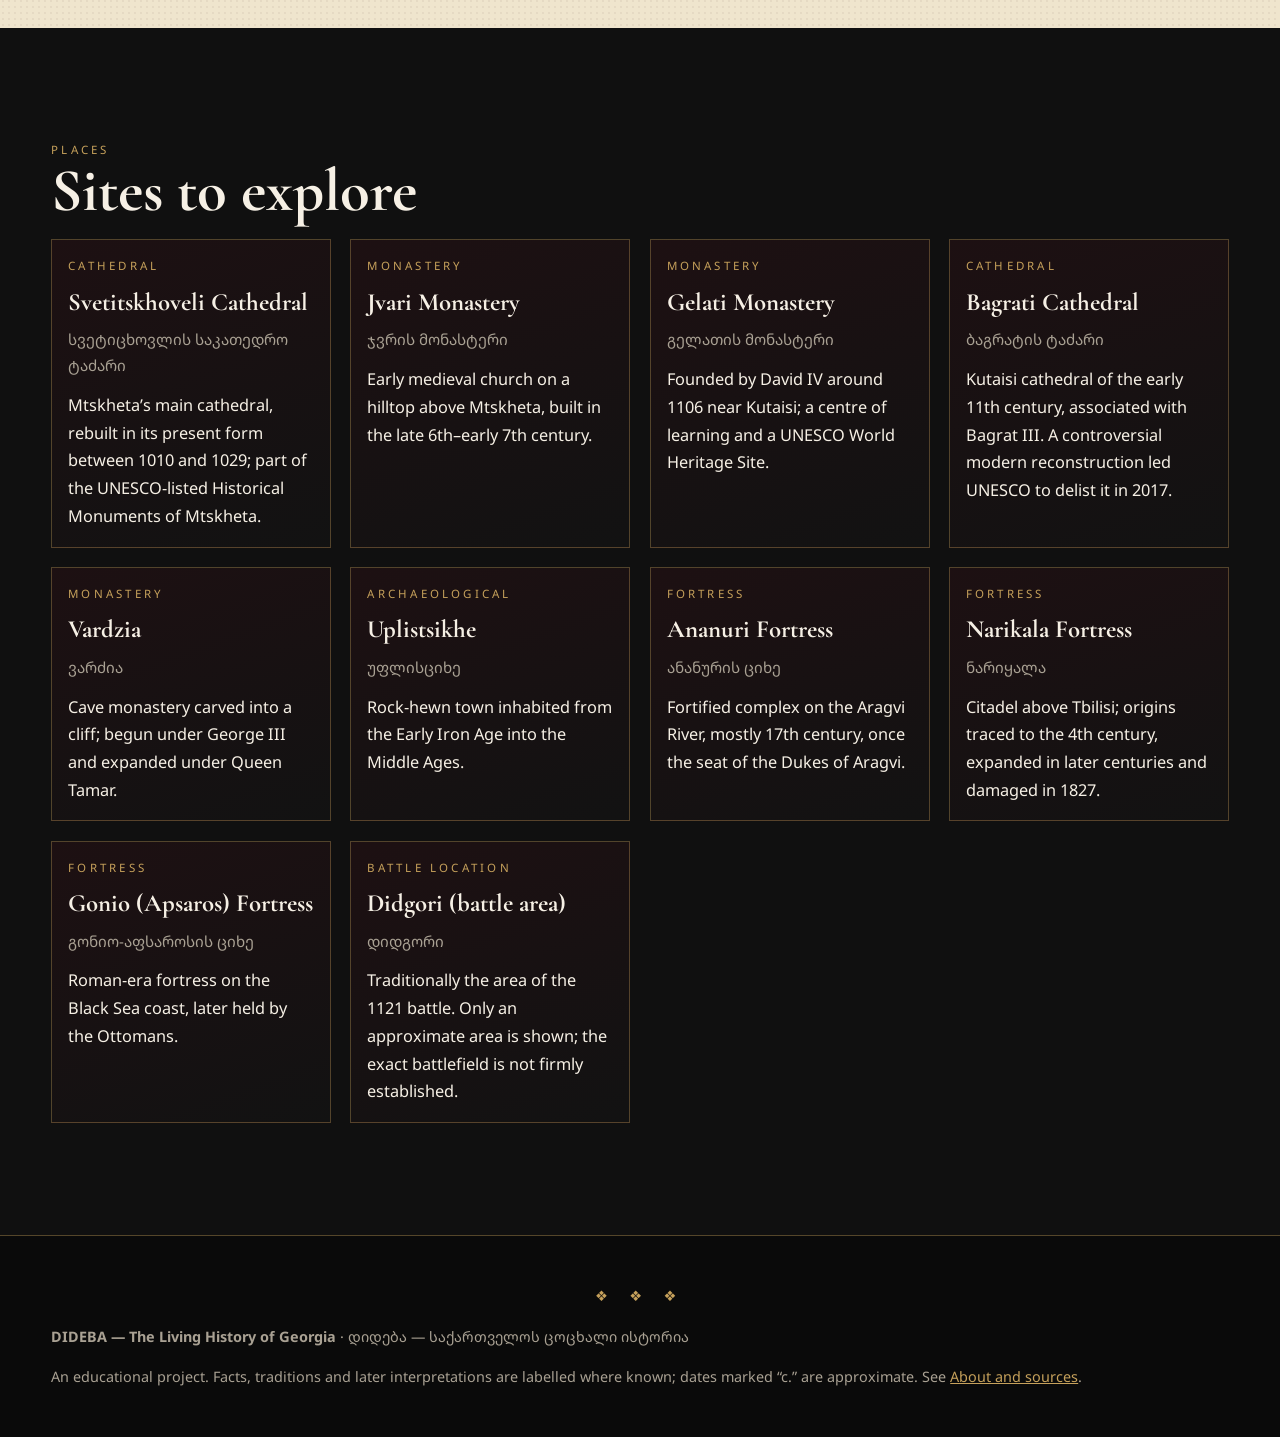
<file: dideba/heritage.html>
<!doctype html>
<html lang="en"><head><meta charset="utf-8"><meta name="viewport" content="width=device-width,initial-scale=1"><title>Culture and Heritage — DIDEBA</title><meta name="description" content="DIDEBA — The Living History of Georgia. Georgian architecture, scripts, literature and traditions."><link rel="icon" href="data:,"><link rel="preconnect" href="https://fonts.googleapis.com"><link rel="preconnect" href="https://fonts.gstatic.com" crossorigin><link rel="stylesheet" href="https://fonts.googleapis.com/css2?family=Cormorant+Garamond:wght@500;700&family=Noto+Sans+Georgian:wght@400;600&family=Noto+Serif+Georgian:wght@600&display=swap"><link rel="stylesheet" href="css/style.css"><link rel="stylesheet" href="css/components.css"><link rel="stylesheet" href="css/animations.css"><link rel="stylesheet" href="css/responsive.css"></head>
<body data-page="heritage"><a class="skip" href="#main">Skip to content</a><div id="load" aria-hidden="true"><i></i></div><div id="prog" aria-hidden="true"></div><div id="hdr"></div><main id="main">
<section class="pg parch"><div class="wrap"><p class="eyebrow">Culture and heritage</p><h1>Stone, script and song</h1><p class="ka">კულტურა და მემკვიდრეობა</p><p class="lead">Each topic is labelled as historical evidence, tradition or later interpretation.</p><div id="hl"></div></div></section><section><div class="wrap"><p class="eyebrow">Places</p><h2>Sites to explore</h2><div class="grid" id="hs"></div></div></section>
</main><div id="ftr"></div><noscript><p class="pad">DIDEBA builds its archive pages with JavaScript. Please enable it.</p></noscript>
<script src="js/data.js"></script><script src="js/navigation.js"></script><script src="js/animations.js"></script><script src="js/main.js"></script>
</body></html>
</file>
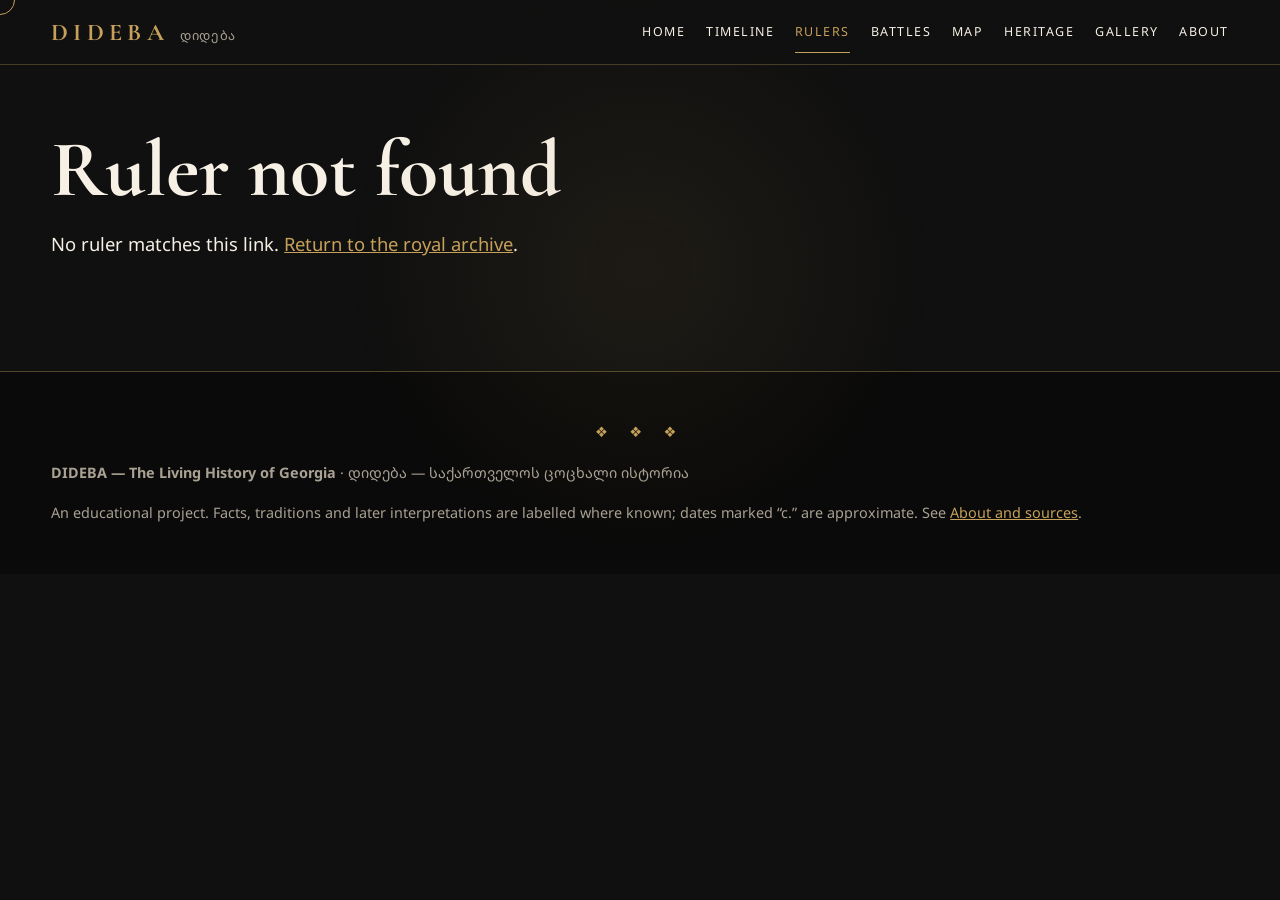
<file: dideba/king.html>
<!doctype html>
<html lang="en"><head><meta charset="utf-8"><meta name="viewport" content="width=device-width,initial-scale=1"><title>Ruler profile — DIDEBA</title><meta name="description" content="DIDEBA — The Living History of Georgia. A profile of a Georgian ruler."><link rel="icon" href="data:,"><link rel="preconnect" href="https://fonts.googleapis.com"><link rel="preconnect" href="https://fonts.gstatic.com" crossorigin><link rel="stylesheet" href="https://fonts.googleapis.com/css2?family=Cormorant+Garamond:wght@500;700&family=Noto+Sans+Georgian:wght@400;600&family=Noto+Serif+Georgian:wght@600&display=swap"><link rel="stylesheet" href="css/style.css"><link rel="stylesheet" href="css/components.css"><link rel="stylesheet" href="css/animations.css"><link rel="stylesheet" href="css/responsive.css"></head>
<body data-page="king"><a class="skip" href="#main">Skip to content</a><div id="load" aria-hidden="true"><i></i></div><div id="prog" aria-hidden="true"></div><div id="hdr"></div><main id="main">
<div id="king"></div>
</main><div id="ftr"></div><noscript><p class="pad">DIDEBA builds its archive pages with JavaScript. Please enable it.</p></noscript>
<script src="js/data.js"></script><script src="js/navigation.js"></script><script src="js/animations.js"></script><script src="js/main.js"></script><script src="js/king.js"></script>
</body></html>
</file>
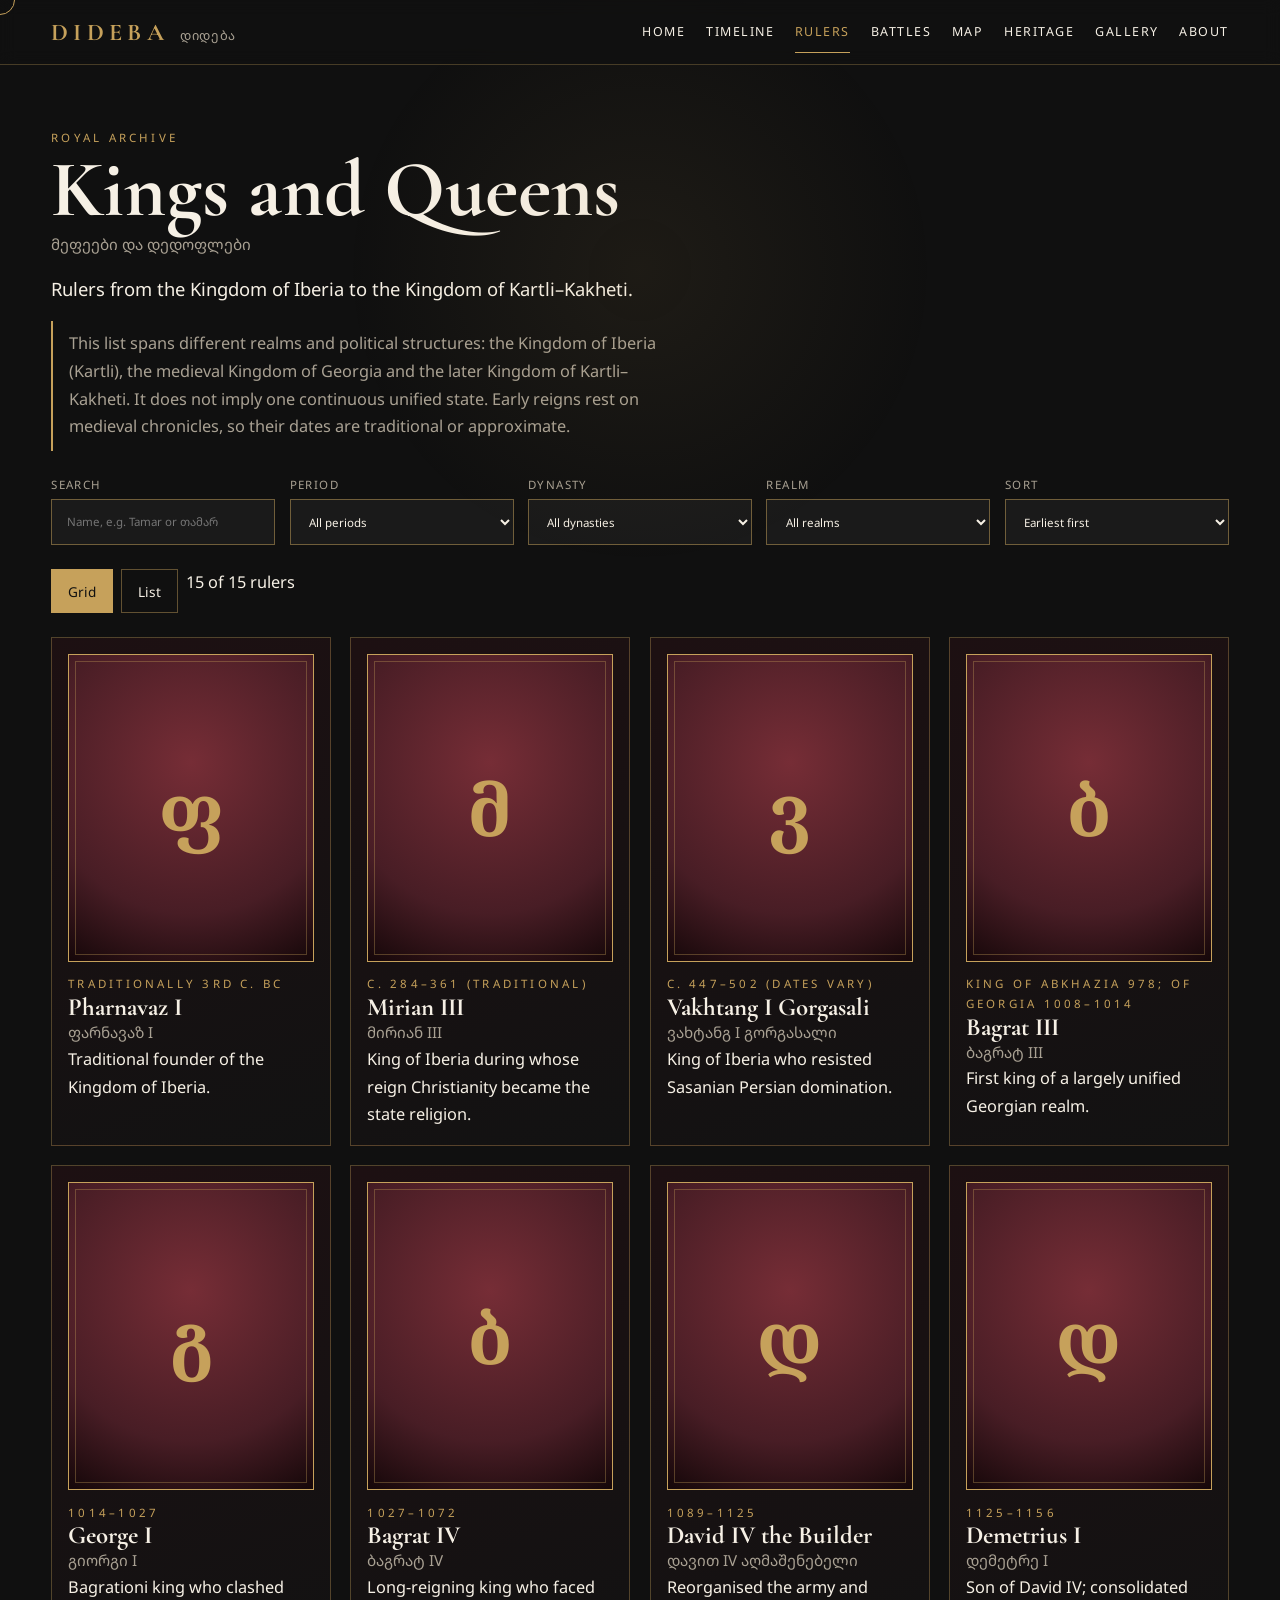
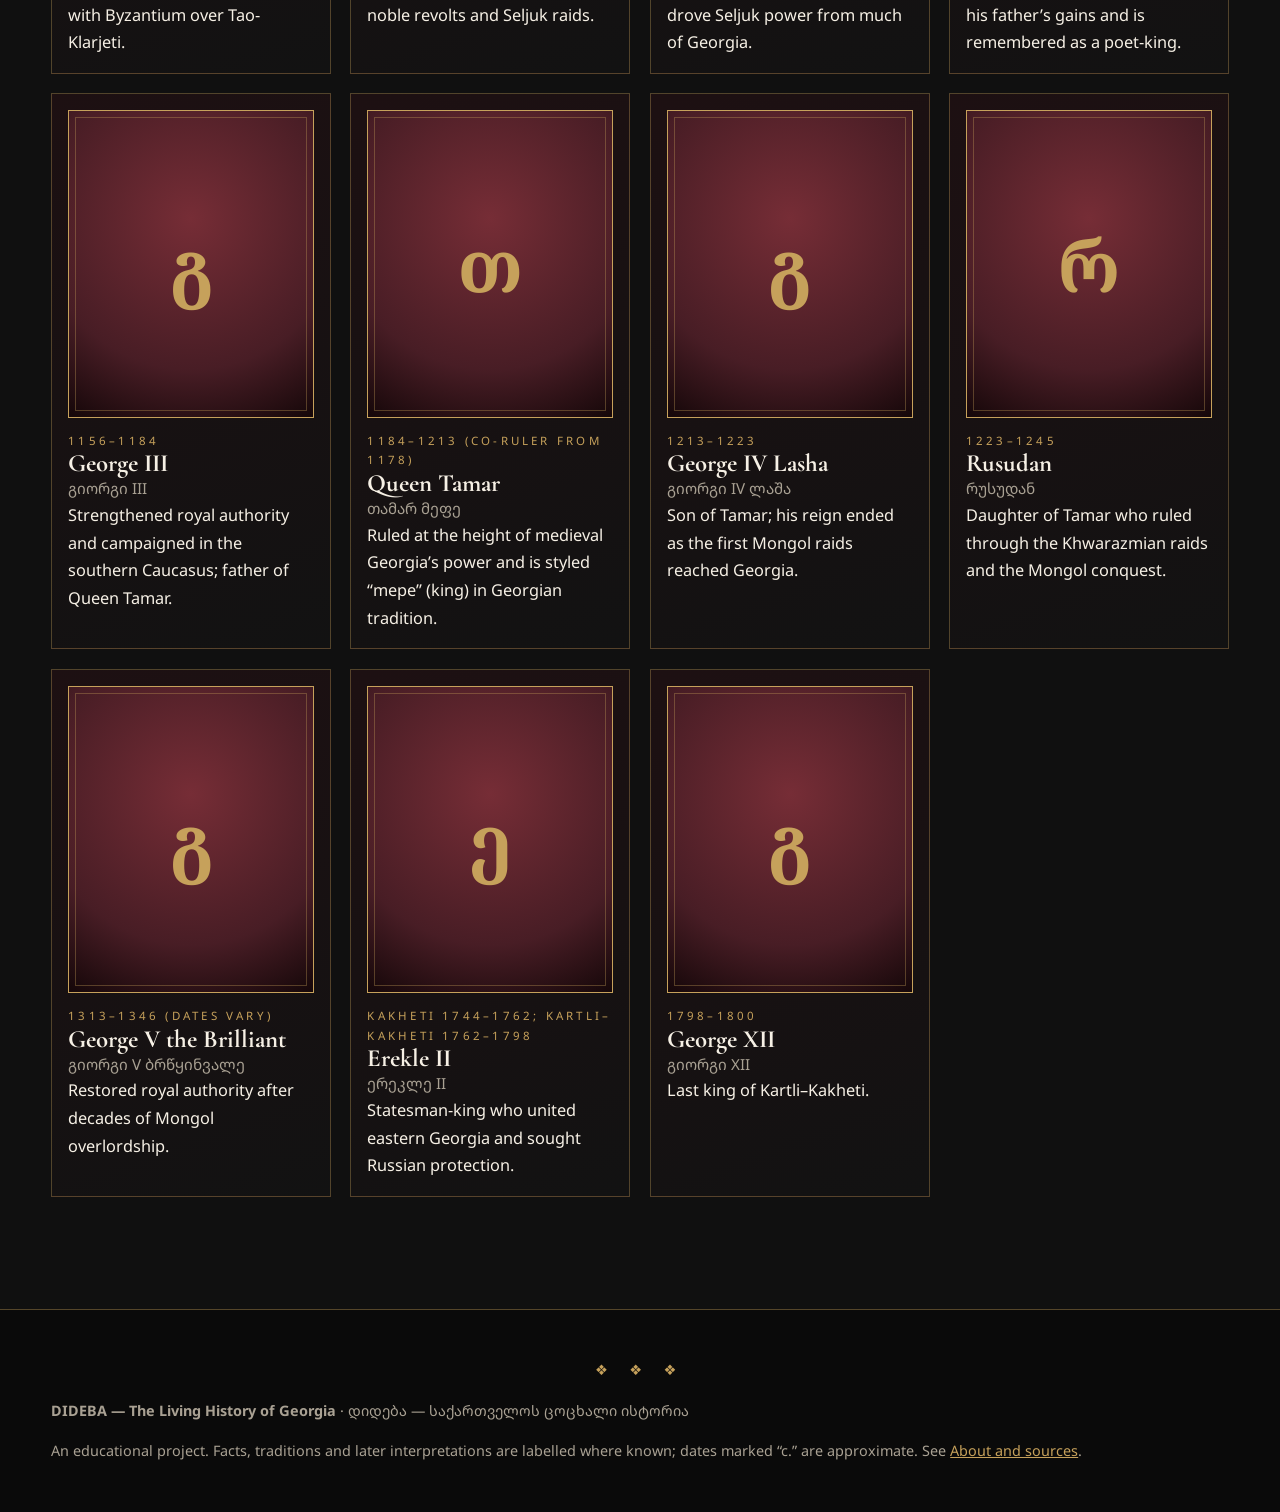
<file: dideba/kings.html>
<!doctype html>
<html lang="en"><head><meta charset="utf-8"><meta name="viewport" content="width=device-width,initial-scale=1"><title>Kings and Queens — DIDEBA</title><meta name="description" content="DIDEBA — The Living History of Georgia. A royal archive of Georgian rulers."><link rel="icon" href="data:,"><link rel="preconnect" href="https://fonts.googleapis.com"><link rel="preconnect" href="https://fonts.gstatic.com" crossorigin><link rel="stylesheet" href="https://fonts.googleapis.com/css2?family=Cormorant+Garamond:wght@500;700&family=Noto+Sans+Georgian:wght@400;600&family=Noto+Serif+Georgian:wght@600&display=swap"><link rel="stylesheet" href="css/style.css"><link rel="stylesheet" href="css/components.css"><link rel="stylesheet" href="css/animations.css"><link rel="stylesheet" href="css/responsive.css"></head>
<body data-page="kings"><a class="skip" href="#main">Skip to content</a><div id="load" aria-hidden="true"><i></i></div><div id="prog" aria-hidden="true"></div><div id="hdr"></div><main id="main">
<section class="pg"><div class="wrap"><p class="eyebrow">Royal archive</p><h1>Kings and Queens</h1><p class="ka">მეფეები და დედოფლები</p><p class="lead">Rulers from the Kingdom of Iberia to the Kingdom of Kartli–Kakheti.</p><p class="note">This list spans different realms and political structures: the Kingdom of Iberia (Kartli), the medieval Kingdom of Georgia and the later Kingdom of Kartli–Kakheti. It does not imply one continuous unified state. Early reigns rest on medieval chronicles, so their dates are traditional or approximate.</p>
<form class="bar" role="search" onsubmit="return false"><label>Search<input id="q" type="search" placeholder="Name, e.g. Tamar or თამარ" autocomplete="off"></label><label>Period<select id="fp"><option value="">All periods</option></select></label><label>Dynasty<select id="fd"><option value="">All dynasties</option></select></label><label>Realm<select id="fk"><option value="">All realms</option></select></label><label>Sort<select id="fs"><option value="1">Earliest first</option><option value="-1">Latest first</option></select></label></form>
<div class="chips"><button class="vbtn on" type="button" data-v="grid" aria-pressed="true">Grid</button><button class="vbtn" type="button" data-v="list" aria-pressed="false">List</button><span id="cnt" aria-live="polite"></span></div><div class="grid" id="res"></div></div></section>
</main><div id="ftr"></div><noscript><p class="pad">DIDEBA builds its archive pages with JavaScript. Please enable it.</p></noscript>
<script src="js/data.js"></script><script src="js/navigation.js"></script><script src="js/animations.js"></script><script src="js/main.js"></script><script src="js/kings.js"></script>
</body></html>
</file>
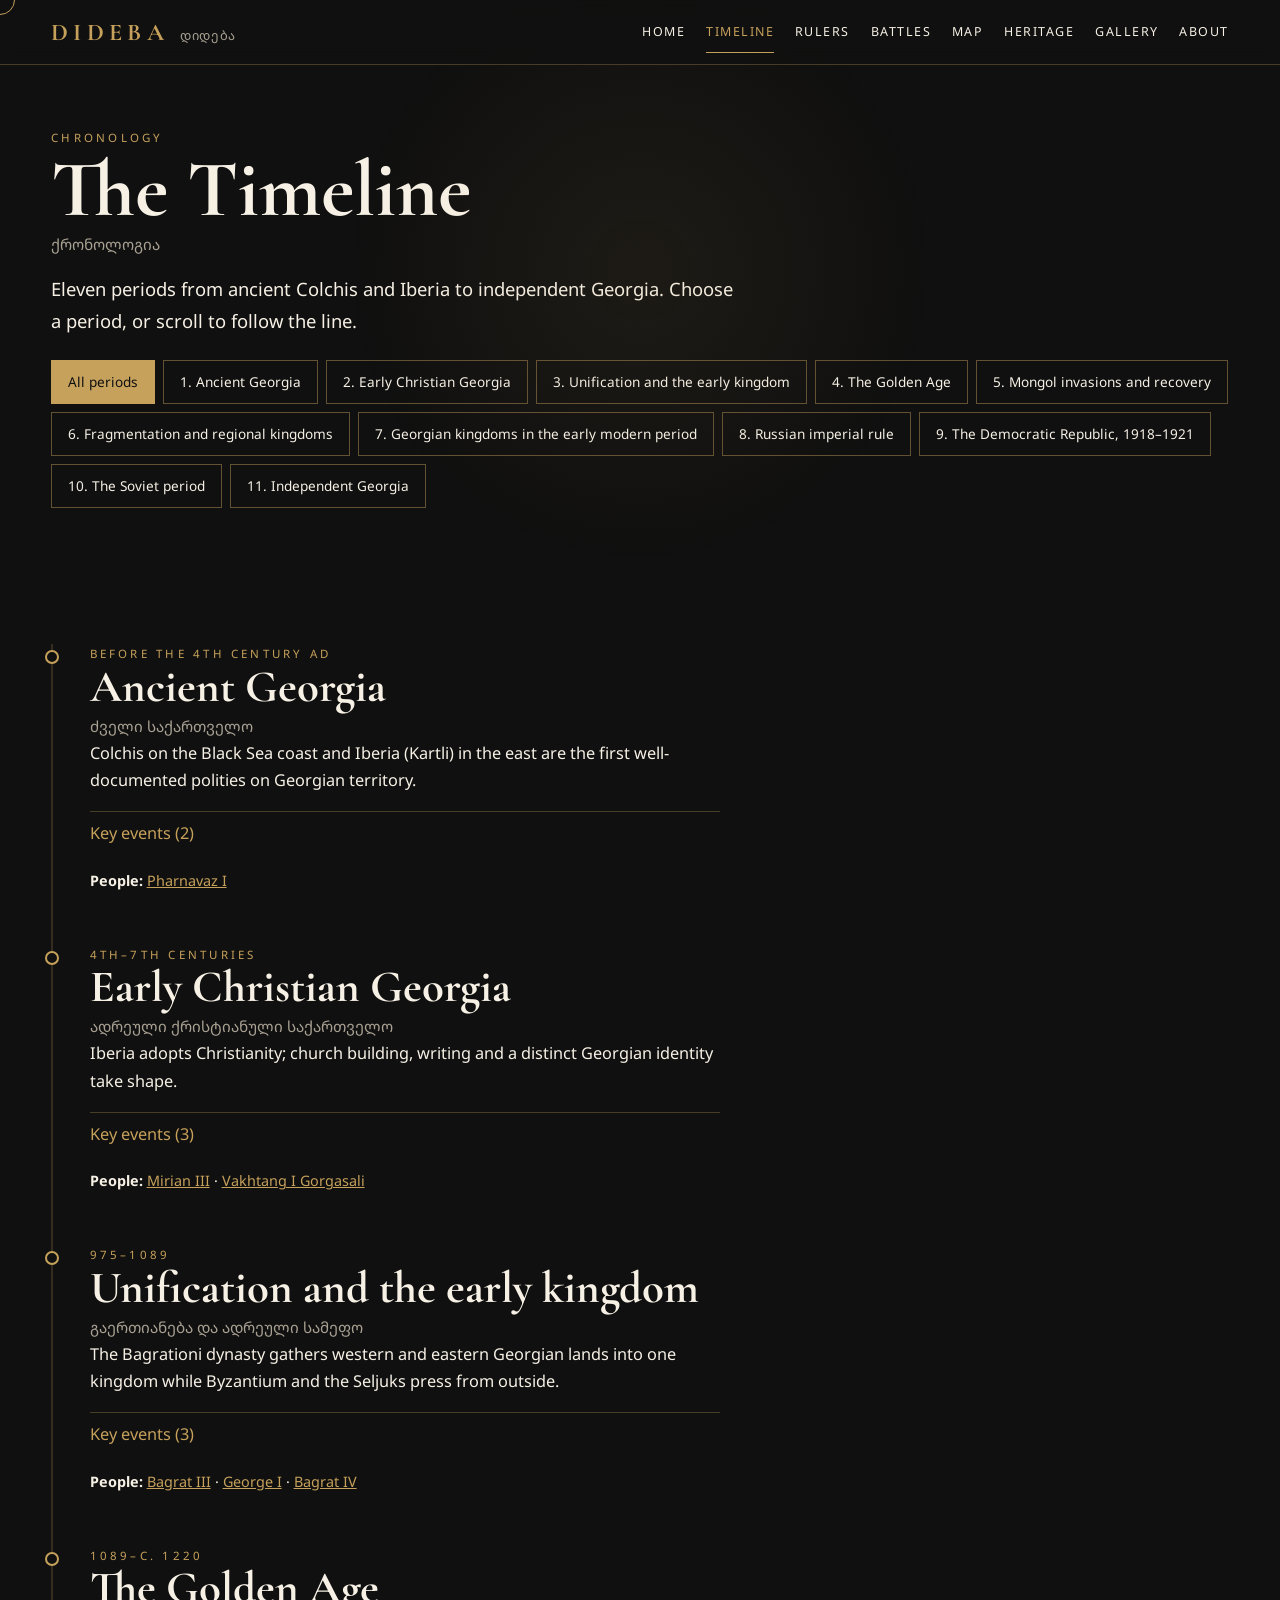
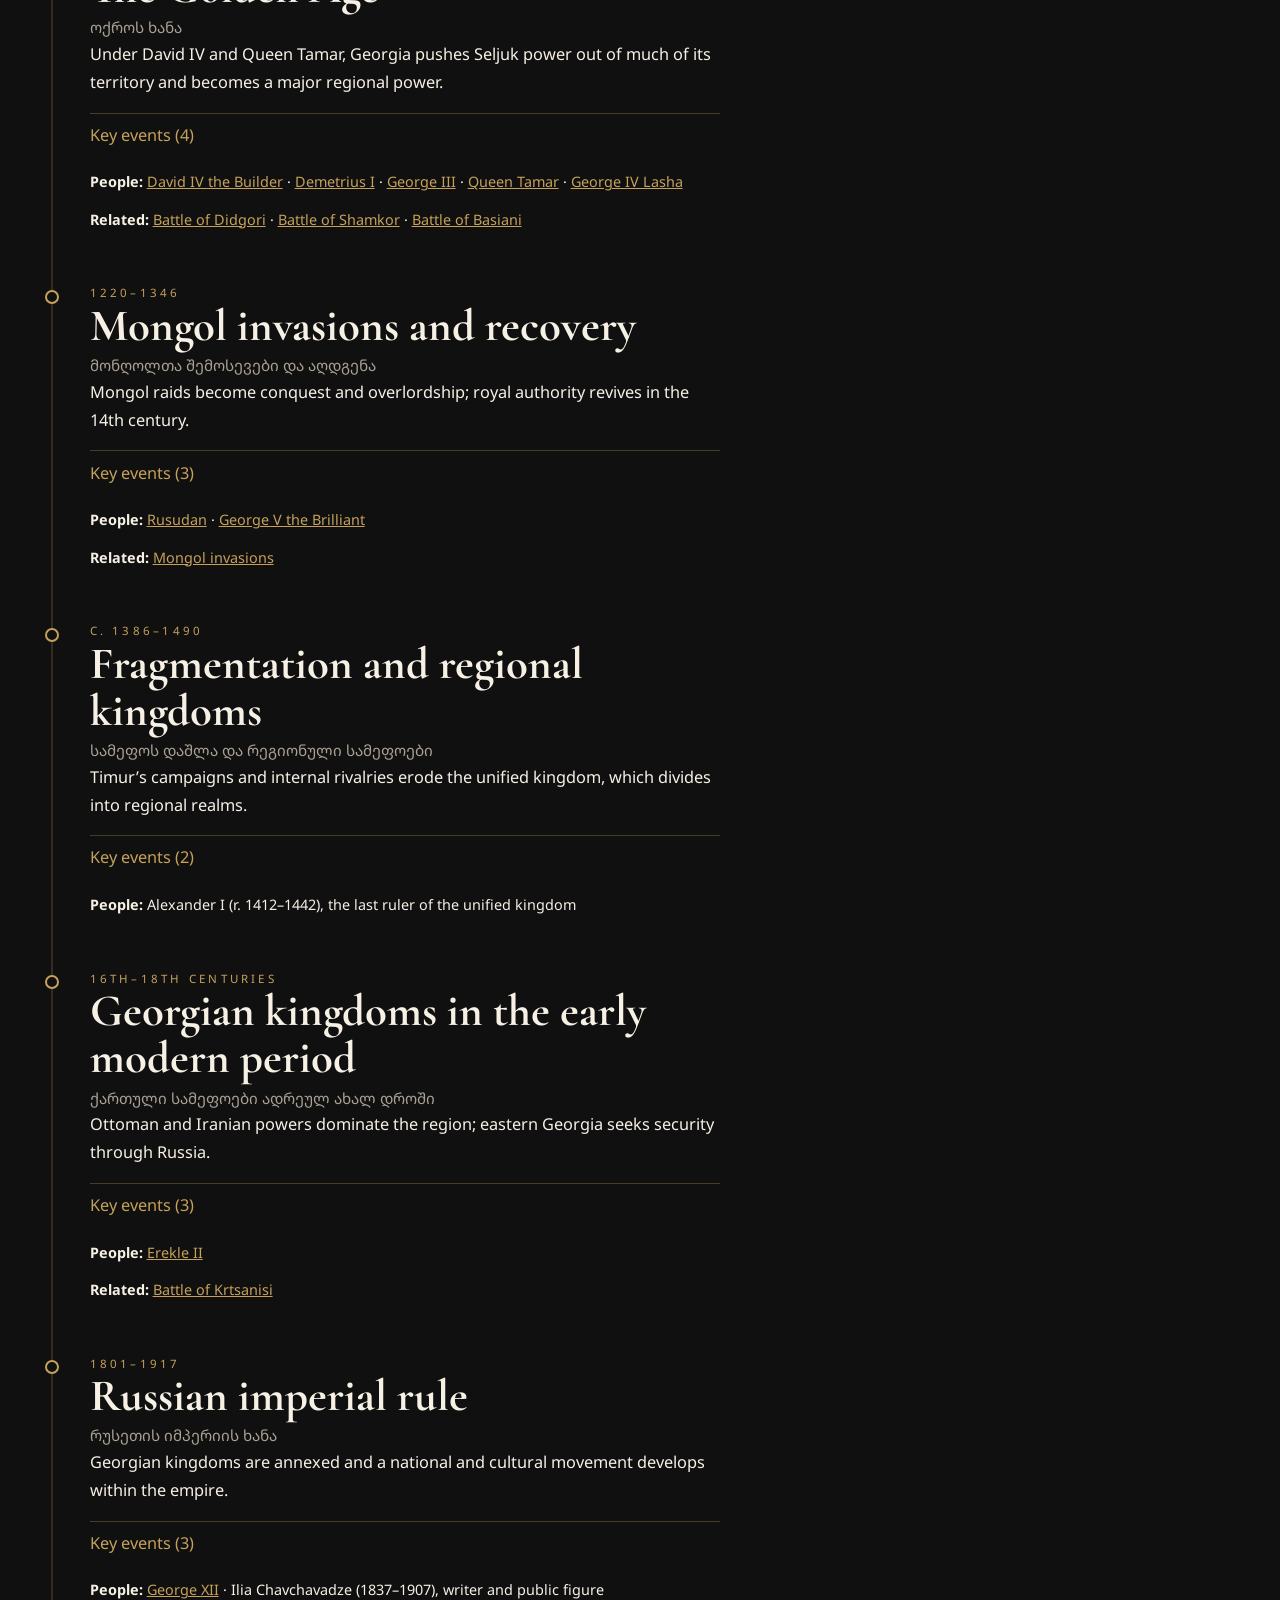
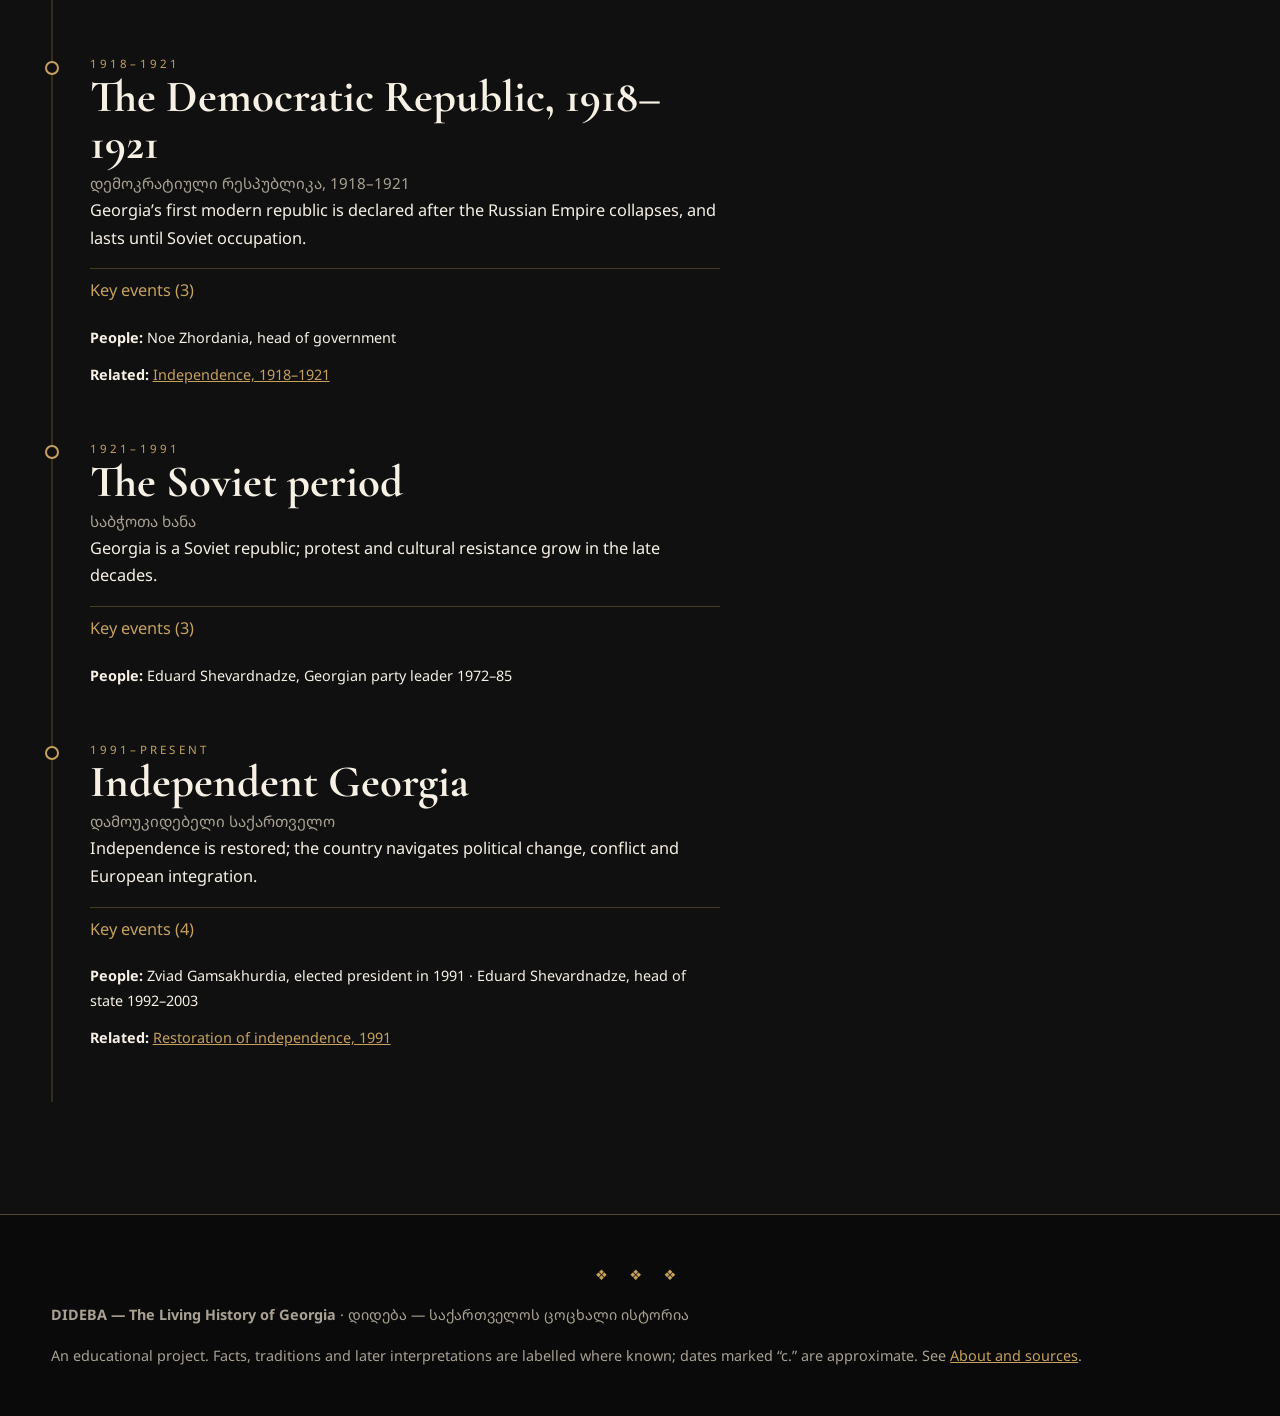
<file: dideba/timeline.html>
<!doctype html>
<html lang="en"><head><meta charset="utf-8"><meta name="viewport" content="width=device-width,initial-scale=1"><title>Timeline — DIDEBA</title><meta name="description" content="DIDEBA — The Living History of Georgia. Eleven periods of Georgian history, from ancient Colchis to independence."><link rel="icon" href="data:,"><link rel="preconnect" href="https://fonts.googleapis.com"><link rel="preconnect" href="https://fonts.gstatic.com" crossorigin><link rel="stylesheet" href="https://fonts.googleapis.com/css2?family=Cormorant+Garamond:wght@500;700&family=Noto+Sans+Georgian:wght@400;600&family=Noto+Serif+Georgian:wght@600&display=swap"><link rel="stylesheet" href="css/style.css"><link rel="stylesheet" href="css/components.css"><link rel="stylesheet" href="css/animations.css"><link rel="stylesheet" href="css/responsive.css"></head>
<body data-page="timeline"><a class="skip" href="#main">Skip to content</a><div id="load" aria-hidden="true"><i></i></div><div id="prog" aria-hidden="true"></div><div id="hdr"></div><main id="main">
<section class="pg"><div class="wrap"><p class="eyebrow">Chronology</p><h1>The Timeline</h1><p class="ka">ქრონოლოგია</p><p class="lead">Eleven periods from ancient Colchis and Iberia to independent Georgia. Choose a period, or scroll to follow the line.</p><div class="chips" id="chips" role="group" aria-label="Filter by period"></div></div></section><section class="tlsec"><div class="wrap"><div id="tl"></div></div></section>
</main><div id="ftr"></div><noscript><p class="pad">DIDEBA builds its archive pages with JavaScript. Please enable it.</p></noscript>
<script src="js/data.js"></script><script src="js/navigation.js"></script><script src="js/animations.js"></script><script src="js/main.js"></script><script src="js/timeline.js"></script>
</body></html>
</file>
<file: dideba/css/style.css>
:root{--ob:#101010;--bu:#481D25;--cr:#762D36;--au:#C6A15B;--pa:#E8DDC5;--st:#A9A193;--iv:#F6F0E5;--serif:"Cormorant Garamond","Noto Serif Georgian",Georgia,serif;--sans:"Noto Sans Georgian","Segoe UI",system-ui,sans-serif;--w:min(1180px,92vw)}
*,*::before,*::after{box-sizing:border-box}
body,h1,h2,h3,p,ul,ol,figure,dialog{margin:0}
ul,ol{padding:0}
html{scroll-behavior:smooth;scroll-padding-top:5rem}
body{background:var(--ob);color:var(--iv);font:400 1.02rem/1.7 var(--sans);min-height:100vh;position:relative}
body::after{content:"";position:fixed;inset:0;pointer-events:none;z-index:2;background:radial-gradient(420px circle at var(--mx,50%) var(--my,30%),rgba(198,161,91,.08),transparent 70%)}
img,svg,canvas{display:block;max-width:100%}
a{color:var(--au)}
h1,h2,h3{font-family:var(--serif);line-height:1.05;overflow-wrap:anywhere}
h1{font-size:clamp(2.7rem,9.5vw,7.5rem)}
h2{font-size:clamp(2rem,5.5vw,3.8rem);margin-bottom:1rem}
h3{font-size:1.55rem}
.wrap{width:var(--w);margin-inline:auto}
section{padding:clamp(3.5rem,9vw,7rem) 0;position:relative}
.skip{position:absolute;left:-999px}
.skip:focus{left:1rem;top:1rem;z-index:300;background:var(--au);color:#000;padding:.5rem 1rem}
:focus-visible{outline:2px solid var(--au);outline-offset:3px}
.eyebrow{color:var(--au);letter-spacing:.28em;text-transform:uppercase;font-size:.72rem}
.ka{color:var(--st);font-size:.95rem}
.lead{font-size:1.15rem;max-width:62ch;margin-top:1rem}
.note{border-left:2px solid var(--au);padding:.6rem 1rem;color:var(--st);max-width:70ch;margin:1rem 0}
.pg{padding-top:8rem}
.pg h1{font-size:clamp(2.4rem,7vw,5rem)}
.pad{padding:1rem}
.more{margin-top:2rem}
.parch{background:#efe5cd radial-gradient(rgba(72,29,37,.06) 1px,transparent 1px) 0 0/6px 6px;color:#2a2018}
.parch h2,.parch h3{color:var(--bu)}.parch .eyebrow{color:var(--cr)}.parch .ka{color:#6b5d4a}
.hero{min-height:100vh;min-height:100svh;display:grid;align-content:center;padding:7rem 0 5rem;overflow:clip;background:radial-gradient(ellipse at 72% 18%,#6b2a37,var(--bu) 32%,var(--ob) 80%)}
.hero svg{position:absolute;left:0;right:0;bottom:0;width:100%;height:50%;pointer-events:none}
#dust{position:absolute;inset:0;width:100%;height:100%;pointer-events:none}
.hero .wrap{position:relative;z-index:3}
.hero h1 span{display:block;overflow:hidden;padding-bottom:.08em}
.hero h1 i{display:block;font-style:normal;transform:translateY(105%);animation:mask 1.1s cubic-bezier(.2,.7,.2,1) .3s forwards}
.hero h1 span+span i{animation-delay:.5s}
.cta{display:flex;flex-wrap:wrap;gap:1rem;margin-top:2rem}
.tlind{display:flex;align-items:center;gap:.8rem;margin-top:3rem;color:var(--st);font-size:.75rem;letter-spacing:.2em;text-transform:uppercase}
.tlind i{flex:0 1 220px;height:1px;background:var(--au);transform-origin:left;animation:draw 2s .8s both}
.scroll{position:absolute;bottom:1rem;left:50%;transform:translateX(-50%);z-index:3;color:var(--au);font-size:.7rem;letter-spacing:.3em;text-transform:uppercase;text-decoration:none;padding:.6rem}
.two{display:grid;grid-template-columns:repeat(auto-fit,minmax(min(100%,320px),1fr));gap:2rem;align-items:start}
.feat{padding:2rem;border:1px solid var(--cr);background:rgba(255,255,255,.35)}
.feat ul{margin:1rem 0 1.5rem;padding-left:1.1rem}
.stats{display:grid;grid-template-columns:repeat(auto-fit,minmax(130px,1fr));gap:1rem;margin-bottom:3rem;text-align:center;color:var(--st)}
.stats b{display:block;font:700 clamp(2.4rem,6vw,3.6rem) var(--serif);color:var(--au)}
.mapp{background:linear-gradient(135deg,var(--bu),var(--ob))}
.final{text-align:center;padding-block:clamp(6rem,16vw,12rem);background:radial-gradient(circle at 50% 100%,var(--cr),var(--ob) 70%)}
.final h2{font-size:clamp(2.2rem,7vw,5.5rem);margin-bottom:2rem}
footer{border-top:1px solid rgba(198,161,91,.4);padding:3rem 0;background:#0a0a0a;color:var(--st);font-size:.9rem}
footer .wrap{display:grid;gap:1rem}
footer .orn{color:var(--au);letter-spacing:.6em;text-align:center}
.pg .two,#gold{margin-top:2rem}.tlsec{padding-top:0}.parch h1{color:var(--bu)}.src{padding-block:2rem}
</file>
<file: dideba/css/components.css>
header{position:fixed;inset:0 0 auto;z-index:50;background:rgba(16,16,16,.88);backdrop-filter:blur(8px);border-bottom:1px solid rgba(198,161,91,.3)}
nav{display:flex;justify-content:space-between;align-items:center;min-height:4rem;padding:0 4vw}
.logo{font:700 1.5rem var(--serif);color:var(--au);text-decoration:none;letter-spacing:.22em;display:flex;align-items:baseline;gap:.7rem}
.logo small{font:400 .8rem var(--sans);letter-spacing:.05em;color:var(--st)}
.links{display:flex;gap:1.3rem;list-style:none}
.links a{display:inline-block;padding:.6rem 0;color:var(--iv);text-decoration:none;font-size:.78rem;letter-spacing:.12em;text-transform:uppercase;border-bottom:1px solid transparent}
.links a:hover,.links a[aria-current]{color:var(--au);border-color:var(--au)}
.burger{display:none;width:48px;height:48px;background:none;border:1px solid var(--au);cursor:pointer;place-items:center}
.burger span,.burger span::before,.burger span::after{display:block;width:22px;height:2px;background:var(--au);content:""}
.burger span{position:relative}.burger span::before{position:absolute;top:-7px}.burger span::after{position:absolute;top:7px}
.btn{display:inline-flex;align-items:center;justify-content:center;min-height:48px;padding:.7rem 1.7rem;border:1px solid var(--au);color:var(--iv);background:transparent;text-decoration:none;letter-spacing:.14em;text-transform:uppercase;font:600 .78rem var(--sans);cursor:pointer;transition:background .35s,color .35s}
.btn:hover{background:var(--au);color:#101010}.btn.solid{background:var(--au);color:#101010}.btn.solid:hover{background:var(--iv)}
.parch .btn{color:var(--bu);border-color:var(--bu)}.parch .btn:hover{background:var(--bu);color:var(--iv)}
.bar{display:flex;flex-wrap:wrap;gap:.9rem;align-items:end;margin:1.5rem 0}
.bar label{flex:1 1 170px}
label{display:grid;gap:.3rem;font-size:.72rem;letter-spacing:.12em;text-transform:uppercase;color:var(--st)}
input,select,textarea{font:inherit;letter-spacing:0;text-transform:none;color:var(--iv);background:#1a1a1a;border:1px solid rgba(198,161,91,.5);padding:.7rem .9rem;min-height:46px;max-width:100%;width:100%}
textarea{min-height:120px}
.fm{display:grid;gap:1rem;max-width:560px}
.err{color:#e8a0a0;font-size:.8rem;letter-spacing:0;text-transform:none;min-height:1em}
.ok{color:var(--au);display:block;margin-top:.8rem}
.chips{display:flex;flex-wrap:wrap;gap:.5rem;margin:1.5rem 0;list-style:none}
.chip,.vbtn{display:inline-flex;align-items:center;min-height:44px;padding:.4rem 1rem;background:none;border:1px solid rgba(198,161,91,.45);color:var(--iv);cursor:pointer;font:inherit;font-size:.85rem;text-decoration:none}
.chip.on,.vbtn.on{background:var(--au);color:#101010}
.grid{display:grid;gap:1.2rem;grid-template-columns:repeat(auto-fill,minmax(min(100%,250px),1fr))}
.grid.list{grid-template-columns:1fr}
.card{position:relative;display:flex;flex-direction:column;gap:.8rem;padding:1rem;border:1px solid rgba(198,161,91,.35);background:linear-gradient(160deg,#1d1012,#121212);color:var(--iv);text-decoration:none;transition:transform .4s,border-color .4s,box-shadow .4s}
.card h3 a{color:var(--iv);text-decoration:none}.card h3 a::after{content:"";position:absolute;inset:0}
.card:focus-within{border-color:var(--au)}
@media(hover:hover){.card:hover{transform:translateY(-5px);border-color:var(--au);box-shadow:0 18px 40px rgba(0,0,0,.6)}}
.parch .card{background:#f4ecd8;color:#2a2018;border-color:rgba(72,29,37,.45)}.parch .card h3,.parch .card h3 a{color:var(--bu)}
.list .card{display:grid;grid-template-columns:110px 1fr;gap:1rem}
.portrait{aspect-ratio:4/5;display:grid;place-items:center;font:700 clamp(3rem,10vw,4.5rem) var(--serif);color:var(--au);background:radial-gradient(circle at 50% 35%,var(--cr),var(--bu) 65%,#150709);border:1px solid var(--au);outline:1px solid rgba(198,161,91,.35);outline-offset:-8px}
.tag{font-size:.75rem;color:var(--au);letter-spacing:.1em;text-transform:uppercase}
#tl{position:relative;padding-left:2.4rem}
#tl::before{content:"";position:absolute;left:0;top:0;bottom:0;width:2px;background:linear-gradient(var(--au) calc(var(--tp,1)*100%),rgba(198,161,91,.2) 0)}
.tp{position:relative;padding-bottom:3.2rem;max-width:70ch}
.dot{position:absolute;left:-2.4rem;top:.4rem;width:14px;height:14px;border:2px solid var(--au);background:var(--ob);border-radius:50%;transform:translateX(-6px)}
.tp h2{font-size:clamp(1.8rem,4vw,2.8rem);margin-bottom:.2rem}
.tp ul{padding-left:1.1rem}
details{border-top:1px solid rgba(198,161,91,.3);margin-top:1rem}
summary{cursor:pointer;color:var(--au);min-height:44px;display:flex;align-items:center}
.rel{margin-top:.8rem;font-size:.9rem}
.mini{list-style:none;border-left:2px solid var(--au);padding-left:1.2rem}
.mini li{position:relative;padding-bottom:1rem}
.mini li::before{content:"";position:absolute;left:-1.7rem;top:.5rem;width:10px;height:10px;border-radius:50%;background:var(--au)}
.kh{display:grid;grid-template-columns:minmax(0,300px) 1fr;gap:clamp(1.5rem,4vw,3rem);align-items:end}
.bh{padding:9rem 0 4rem;background:linear-gradient(180deg,rgba(16,16,16,.2),var(--ob)),radial-gradient(ellipse at 30% 0,var(--cr),var(--bu) 45%,var(--ob))}
.body{display:grid;gap:2.5rem;padding-block:3rem}
.body>section{padding:0}
.facts{display:grid;grid-template-columns:repeat(auto-fit,minmax(180px,1fr));gap:1rem}
.facts div{border-top:1px solid var(--au);padding-top:.5rem}
.facts b{display:block;font-size:.7rem;letter-spacing:.2em;text-transform:uppercase;color:var(--au)}
.src{font-size:.92rem;color:var(--st)}.src li{margin:.3rem 0 0 1.1rem}
.her{display:grid;grid-template-columns:minmax(0,1fr) minmax(0,2fr);gap:2rem;align-items:center;padding:2rem 0;border-top:1px solid rgba(72,29,37,.3)}
.her.alt{grid-template-columns:minmax(0,2fr) minmax(0,1fr)}.her.alt .hp{order:2}
.hp{aspect-ratio:4/3;font:700 clamp(1.4rem,3vw,2.2rem) var(--sans)}
.masonry{columns:3 240px;column-gap:1rem}
.tile{display:grid;gap:.5rem;width:100%;margin:0 0 1rem;break-inside:avoid;text-align:left;background:#161616;border:1px solid rgba(198,161,91,.35);color:var(--iv);padding:.6rem;cursor:pointer;font:inherit}
.ph{aspect-ratio:var(--ar,4/3);display:grid;place-items:center;text-align:center;padding:1rem;color:var(--au);font:600 1.05rem var(--serif);background:repeating-linear-gradient(45deg,#1d1012 0 10px,#241417 10px 20px);border:1px dashed rgba(198,161,91,.5)}
.tile:nth-child(3n+2){--ar:3/4}.tile:nth-child(4n){--ar:1/1}
dialog{border:1px solid var(--au);background:#0c0c0c;color:var(--iv);width:min(94vw,860px);max-height:92vh;overflow:auto;padding:1rem}
dialog::backdrop{background:rgba(0,0,0,.88)}
dialog .ph{--ar:16/9}
.lb-bar{display:flex;justify-content:space-between;gap:.5rem;margin-top:1rem}
.mapgrid{display:grid;grid-template-columns:minmax(0,2fr) minmax(0,1fr);gap:1rem}
#lf{height:min(70vh,560px);min-height:320px;border:1px solid var(--au);background:#1a1a1a;color:var(--st)}
#det{border:1px solid rgba(198,161,91,.4);padding:1rem;max-height:560px;overflow:auto}
.slist{list-style:none;display:grid;grid-template-columns:repeat(auto-fill,minmax(min(100%,230px),1fr));gap:.6rem;margin-top:1rem}
.slist button{width:100%;min-height:48px;text-align:left;background:#161616;border:1px solid rgba(198,161,91,.3);color:var(--iv);padding:.5rem .8rem;cursor:pointer;font:inherit}
.slist button[aria-pressed=true]{border-color:var(--au);color:var(--au)}
.pins{list-style:none}.pins a{display:block;padding:.7rem 0;border-bottom:1px solid rgba(198,161,91,.3);color:var(--iv);text-decoration:none}
#lf{position:relative;z-index:0}
</file>
<file: dideba/css/animations.css>
@keyframes mask{to{transform:none}}
@keyframes draw{from{transform:scaleX(0)}}
@keyframes fade{to{opacity:0;visibility:hidden}}
@keyframes spin{to{transform:rotate(405deg)}}
@keyframes pulse{50%{box-shadow:0 0 0 12px rgba(198,161,91,0)}}
@keyframes inb{from{opacity:0}}
body{animation:inb .6s}
body.out{opacity:0;transition:opacity .28s}
.js .rv{opacity:0;transform:translateY(26px);transition:opacity .9s,transform .9s}
.js .rv.in{opacity:1;transform:none}
#prog{position:fixed;top:0;left:0;right:0;height:3px;background:var(--au);transform:scaleX(0);transform-origin:left;z-index:120}
#load{position:fixed;inset:0;z-index:200;display:grid;place-items:center;background:var(--ob);animation:fade .5s 1.8s forwards;pointer-events:none}
#load i{width:64px;height:64px;border:1px solid var(--au);transform:rotate(45deg);position:relative;animation:spin 1.6s linear infinite}
#load i::after{content:"";position:absolute;inset:8px;border:1px solid var(--cr)}
#cur{position:fixed;left:0;top:0;width:30px;height:30px;margin:-15px 0 0 -15px;border:1px solid var(--au);border-radius:50%;pointer-events:none;z-index:150;transition:width .25s,height .25s,margin .25s}
#cur.big{width:56px;height:56px;margin:-28px 0 0 -28px}
.pulse{box-shadow:0 0 0 0 rgba(198,161,91,.5);animation:pulse 2.4s infinite}
@media(prefers-reduced-motion:reduce){*,*::before,*::after{animation-duration:.01ms!important;animation-iteration-count:1!important;transition-duration:.01ms!important;scroll-behavior:auto!important}.js .rv{opacity:1;transform:none}.hero h1 i{transform:none}#cur,#dust{display:none}}
</file>
<file: dideba/css/responsive.css>
@media(max-width:960px){
.burger{display:grid}
.links{position:fixed;top:4rem;left:0;right:0;flex-direction:column;gap:0;background:#101010;border-bottom:1px solid var(--au);max-height:0;overflow:hidden;visibility:hidden;transition:max-height .4s,visibility .4s}
.links.open{max-height:calc(100vh - 4rem);overflow:auto;visibility:visible}
.links a{display:flex;align-items:center;min-height:48px;padding:0 6vw;border-bottom:0;border-top:1px solid rgba(198,161,91,.15)}
.mapgrid,.kh,.her,.her.alt{grid-template-columns:1fr}
.kh .portrait{max-width:240px}.her.alt .hp{order:0}
}
@media(max-width:600px){
.cta .btn{width:100%}
.bar label{flex:1 1 100%}
.list .card{grid-template-columns:84px 1fr}
#lf{height:55vh}
.feat{padding:1.2rem}
.tlind i{flex-basis:80px}
.logo small{display:none}
}
@media(min-width:1600px){:root{--w:min(1400px,86vw)}}
</file>
